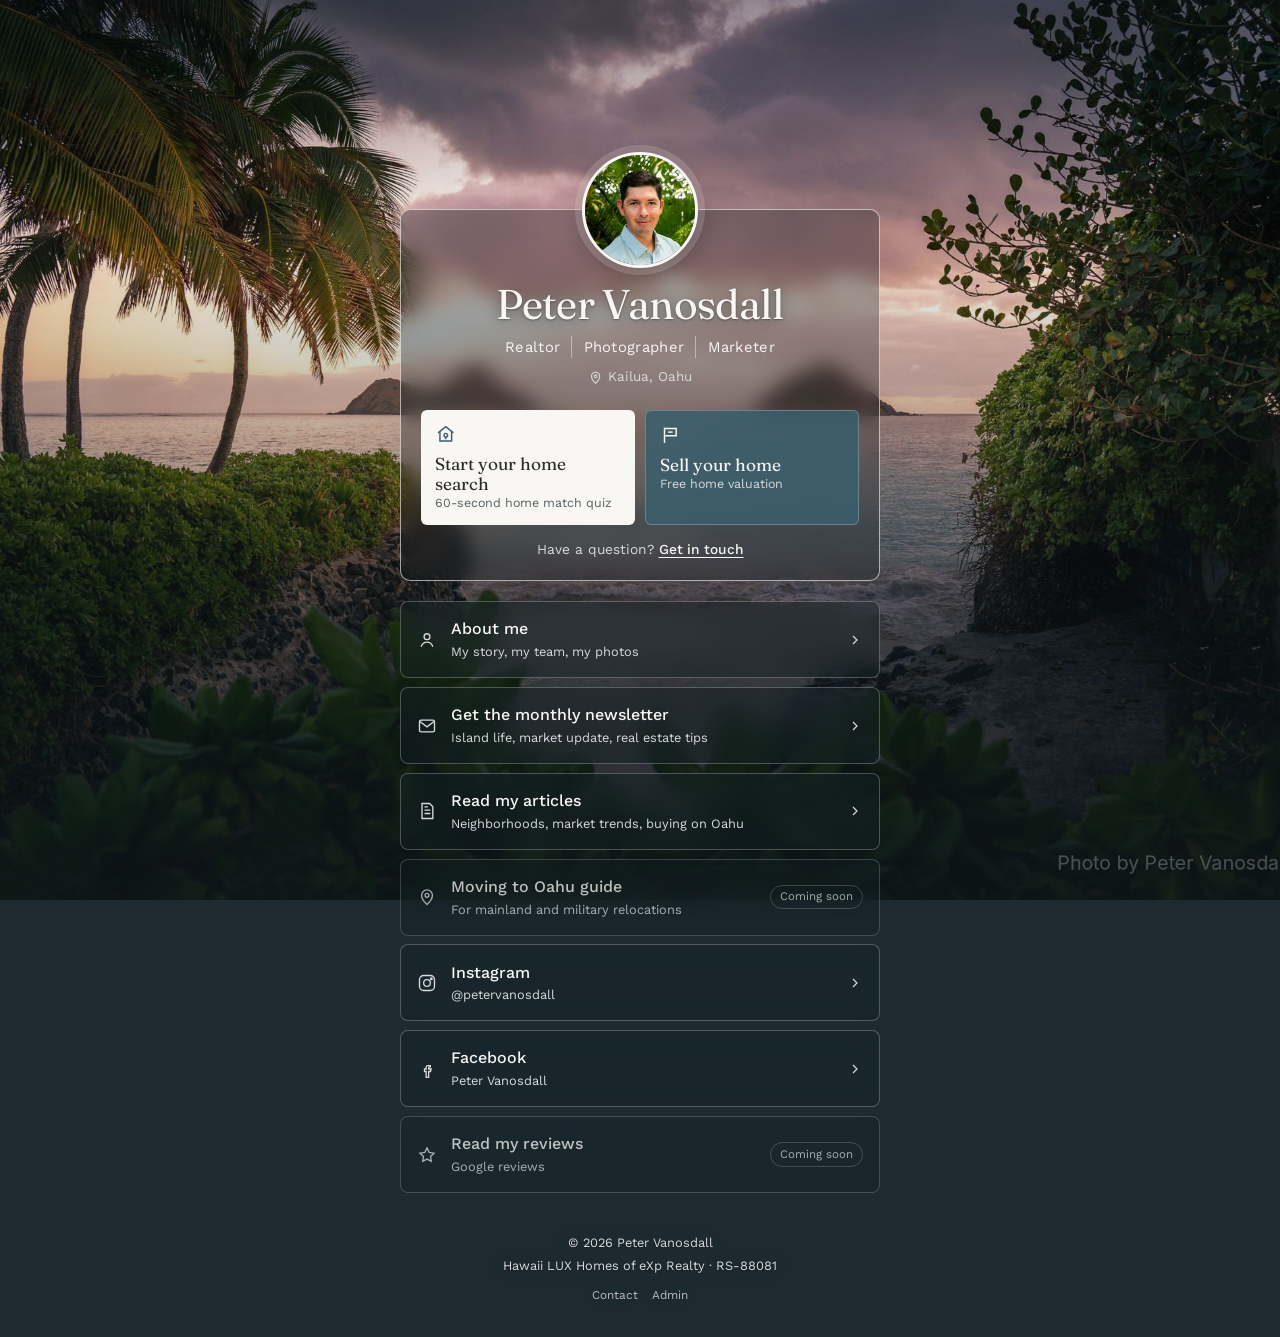
<file: index.html>
<!doctype html>
<html lang="en">
<head>
<meta charset="utf-8">
<meta name="viewport" content="width=device-width, initial-scale=1, viewport-fit=cover">
<title>Peter Vanosdall | Kailua Realtor Serving All of Oahu</title>
<meta name="description" content="Peter Vanosdall is a Realtor with Hawaii LUX Homes of eXp Realty in Kailua, Hawaii. Start your Oahu home search or get a free home valuation.">
<meta name="robots" content="index, follow, max-image-preview:large">
<meta name="author" content="Peter Vanosdall">
<meta name="theme-color" content="#1d2b31">
<meta property="og:type" content="website">
<meta property="og:site_name" content="Peter Vanosdall, Oahu Realtor">
<meta property="og:title" content="Peter Vanosdall | Kailua Realtor Serving All of Oahu">
<meta property="og:description" content="Peter Vanosdall is a Realtor with Hawaii LUX Homes of eXp Realty in Kailua, Hawaii. Start your Oahu home search or get a free home valuation.">
<meta property="og:image" content="img/share-card.jpg">
<meta property="og:image:width" content="1200">
<meta property="og:image:height" content="630">
<meta property="og:locale" content="en_US">
<meta name="twitter:card" content="summary_large_image">
<meta name="twitter:title" content="Peter Vanosdall | Kailua Realtor Serving All of Oahu">
<meta name="twitter:description" content="Peter Vanosdall is a Realtor with Hawaii LUX Homes of eXp Realty in Kailua, Hawaii. Start your Oahu home search or get a free home valuation.">
<meta name="twitter:image" content="img/share-card.jpg">
<link rel="icon" href="assets/favicon.svg" type="image/svg+xml">
<link rel="apple-touch-icon" href="img/peter.jpg">
<link rel="preconnect" href="https://fonts.googleapis.com">
<link rel="preconnect" href="https://fonts.gstatic.com" crossorigin>
<link rel="stylesheet" href="https://fonts.googleapis.com/css2?family=Fraunces:opsz,wght@9..144,300;9..144,400;9..144,500&amp;family=Work+Sans:wght@400;500;600&amp;display=swap">
<link rel="stylesheet" href="assets/site.css">
<script src="assets/config.js"></script>
<script>
(function(){var c=window.SITE_CONFIG||{},p="home",s={};try{s=JSON.parse(localStorage.getItem("pv_bg_settings")||"{}")||{}}catch(e){}
var n=s["bg_"+p]||(c.DEFAULT_BG||{})[p];if(n){var sm=window.matchMedia("(max-width: 700px)").matches?"-sm":"";
document.documentElement.style.setProperty("--bg",'url("'+new URL("img/photos/"+n+sm+".jpg",location.href).href+'")');}})();
</script>
<script type="application/ld+json">
{
  "@context": "https://schema.org",
  "@type": "RealEstateAgent",
  "@id": "#peter-vanosdall",
  "name": "Peter Vanosdall",
  "description": "Realtor with Hawaii LUX Homes of eXp Realty, based in Kailua and helping buyers and sellers across Oahu. Also a landscape photographer and real estate marketer.",
  "image": "img/peter.jpg",
  "jobTitle": "Realtor",
  "address": {
    "@type": "PostalAddress",
    "addressLocality": "Kailua",
    "addressRegion": "HI",
    "addressCountry": "US"
  },
  "areaServed": [
    {
      "@type": "Place",
      "name": "Oahu, Hawaii"
    },
    {
      "@type": "Place",
      "name": "Kailua, Hawaii"
    },
    {
      "@type": "Place",
      "name": "Windward Oahu"
    }
  ],
  "memberOf": [
    {
      "@type": "Organization",
      "name": "Hawaii LUX Homes",
      "url": "https://hawaiiluxhomes.com/"
    },
    {
      "@type": "Organization",
      "name": "eXp Realty"
    }
  ],
  "hasCredential": {
    "@type": "EducationalOccupationalCredential",
    "credentialCategory": "Hawaii real estate salesperson license",
    "identifier": "RS-88081"
  },
  "knowsAbout": [
    "Oahu real estate",
    "Kailua homes",
    "Buying a home in Hawaii",
    "Selling a home in Hawaii",
    "Military PCS moves to Oahu",
    "Relocating to Hawaii from the mainland",
    "Leasehold and fee simple property",
    "Real estate photography"
  ],
  "sameAs": [
    "https://www.instagram.com/petervanosdall/",
    "https://www.facebook.com/pvanosdall",
    "https://petertherealtor.substack.com/",
    "https://hawaiiluxhomes.com/agents/peter-vanosdall"
  ]
}
</script>
</head>
<body data-page="home" data-root="">
<main class="wrap wrap--home">
  <div class="home-top" aria-hidden="true"></div>

  <section class="profile" aria-labelledby="name">
    <img class="avatar" src="img/peter.jpg" alt="Peter Vanosdall, Realtor in Kailua, Oahu" width="400" height="400">
    <h1 id="name" class="shadow-text">Peter Vanosdall</h1>
    <p class="roles"><span>Realtor</span><span>Photographer</span><span>Marketer</span></p>
    <p class="place"><svg viewBox="0 0 24 24" fill="none" stroke="currentColor" stroke-width="1.7" aria-hidden="true"><path d="M12 21s-6.5-5.6-6.5-11a6.5 6.5 0 0 1 13 0c0 5.4-6.5 11-6.5 11z"/><circle cx="12" cy="10" r="2.3"/></svg>Kailua, Oahu</p>
    <nav class="paths" aria-label="Buy or sell">
      <a class="path path--buy" data-quiz href="https://pvanosdall.github.io/Oahu-Real-Estate-Quiz/">
        <svg viewBox="0 0 24 24" fill="none" stroke="currentColor" stroke-width="1.6" aria-hidden="true"><path d="M3.5 11l8.5-7 8.5 7"/><path d="M5.5 9.5V20h13V9.5"/><circle cx="12" cy="13.5" r="2"/><path d="M12 15.5V18"/></svg><span class="label">Start your home search<span class="hint">60-second home match quiz</span></span>
      </a>
      <a class="path path--sell" href="sell/">
        <svg viewBox="0 0 24 24" fill="none" stroke="currentColor" stroke-width="1.6" aria-hidden="true"><path d="M5 21V4"/><path d="M5 5h13v8H5"/><path d="M9 9h5"/></svg><span class="label">Sell your home<span class="hint">Free home valuation</span></span>
      </a>
    </nav>
    <p class="touch">Have a question? <a href="contact/">Get in touch</a></p>
  </section>

  <ul class="links" aria-label="More from Peter">
    <li><a class="row glass" href="about/"><svg class="ic" viewBox="0 0 24 24" fill="none" stroke="currentColor" stroke-width="1.6" aria-hidden="true"><circle cx="12" cy="8" r="3.5"/><path d="M5 20c1.3-3.6 4-5.5 7-5.5s5.7 1.9 7 5.5"/></svg><span class="txt"><span class="t">About me</span><span class="s">My story, my team, my photos</span></span><svg class="chev" viewBox="0 0 24 24" fill="none" stroke="currentColor" stroke-width="1.8" aria-hidden="true"><path d="M9 6l6 6-6 6"/></svg></a></li>
    <li><a class="row glass" href="newsletter/"><svg class="ic" viewBox="0 0 24 24" fill="none" stroke="currentColor" stroke-width="1.6" aria-hidden="true"><rect x="3" y="5" width="18" height="14" rx="2"/><path d="M3.5 6.5L12 13l8.5-6.5"/></svg><span class="txt"><span class="t">Get the monthly newsletter</span><span class="s">Island life, market update, real estate tips</span></span><svg class="chev" viewBox="0 0 24 24" fill="none" stroke="currentColor" stroke-width="1.8" aria-hidden="true"><path d="M9 6l6 6-6 6"/></svg></a></li>
    <li><a class="row glass" href="https://petertherealtor.substack.com/" target="_blank" rel="noopener"><svg class="ic" viewBox="0 0 24 24" fill="none" stroke="currentColor" stroke-width="1.6" aria-hidden="true"><path d="M6 3h9l4 4v14H6z"/><path d="M9 11h7M9 15h7M9 7h4"/></svg><span class="txt"><span class="t">Read my articles</span><span class="s">Neighborhoods, market trends, buying on Oahu</span></span><svg class="chev" viewBox="0 0 24 24" fill="none" stroke="currentColor" stroke-width="1.8" aria-hidden="true"><path d="M9 6l6 6-6 6"/></svg></a></li>
    <li><a class="row glass row--soon" href="#" aria-disabled="true"><svg class="ic" viewBox="0 0 24 24" fill="none" stroke="currentColor" stroke-width="1.6" aria-hidden="true"><path d="M12 21s-6.5-5.6-6.5-11a6.5 6.5 0 0 1 13 0c0 5.4-6.5 11-6.5 11z"/><circle cx="12" cy="10" r="2.3"/></svg><span class="txt"><span class="t">Moving to Oahu guide</span><span class="s">For mainland and military relocations</span></span><span class="soon">Coming soon</span></a></li>
    <li><a class="row glass" href="https://www.instagram.com/petervanosdall/" target="_blank" rel="noopener"><svg class="ic" viewBox="0 0 24 24" fill="none" stroke="currentColor" stroke-width="1.6" aria-hidden="true"><rect x="3" y="3" width="18" height="18" rx="5"/><circle cx="12" cy="12" r="4"/><circle cx="17.2" cy="6.8" r="1"/></svg><span class="txt"><span class="t">Instagram</span><span class="s">@petervanosdall</span></span><svg class="chev" viewBox="0 0 24 24" fill="none" stroke="currentColor" stroke-width="1.8" aria-hidden="true"><path d="M9 6l6 6-6 6"/></svg></a></li>
    <li><a class="row glass" href="https://www.facebook.com/pvanosdall" target="_blank" rel="noopener"><svg class="ic" viewBox="0 0 24 24" fill="none" stroke="currentColor" stroke-width="1.6" aria-hidden="true"><path d="M15 8h-2a2 2 0 0 0-2 2v2H9v3h2v7h3v-7h2.2l.8-3H14v-1.5c0-.5.3-1 1-1h1V8z"/></svg><span class="txt"><span class="t">Facebook</span><span class="s">Peter Vanosdall</span></span><svg class="chev" viewBox="0 0 24 24" fill="none" stroke="currentColor" stroke-width="1.8" aria-hidden="true"><path d="M9 6l6 6-6 6"/></svg></a></li>
    <li><a class="row glass row--soon" href="#" aria-disabled="true"><svg class="ic" viewBox="0 0 24 24" fill="none" stroke="currentColor" stroke-width="1.6" aria-hidden="true"><path d="M12 3.5l2.6 5.3 5.9.9-4.3 4.1 1 5.8L12 16.9l-5.2 2.7 1-5.8L3.5 9.7l5.9-.9z"/></svg><span class="txt"><span class="t">Read my reviews</span><span class="s">Google reviews</span></span><span class="soon">Coming soon</span></a></li>
  </ul>

  <footer class="foot shadow-text">
  <p>&copy; <span data-year>2026</span> Peter Vanosdall</p>
  <p>Hawaii LUX Homes of eXp Realty &middot; RS-88081</p>
  <p class="small"><a href="contact/">Contact</a><a href="admin/">Admin</a></p>
</footer>
</main>
<script src="assets/site.js"></script>
</body>
</html>
</file>
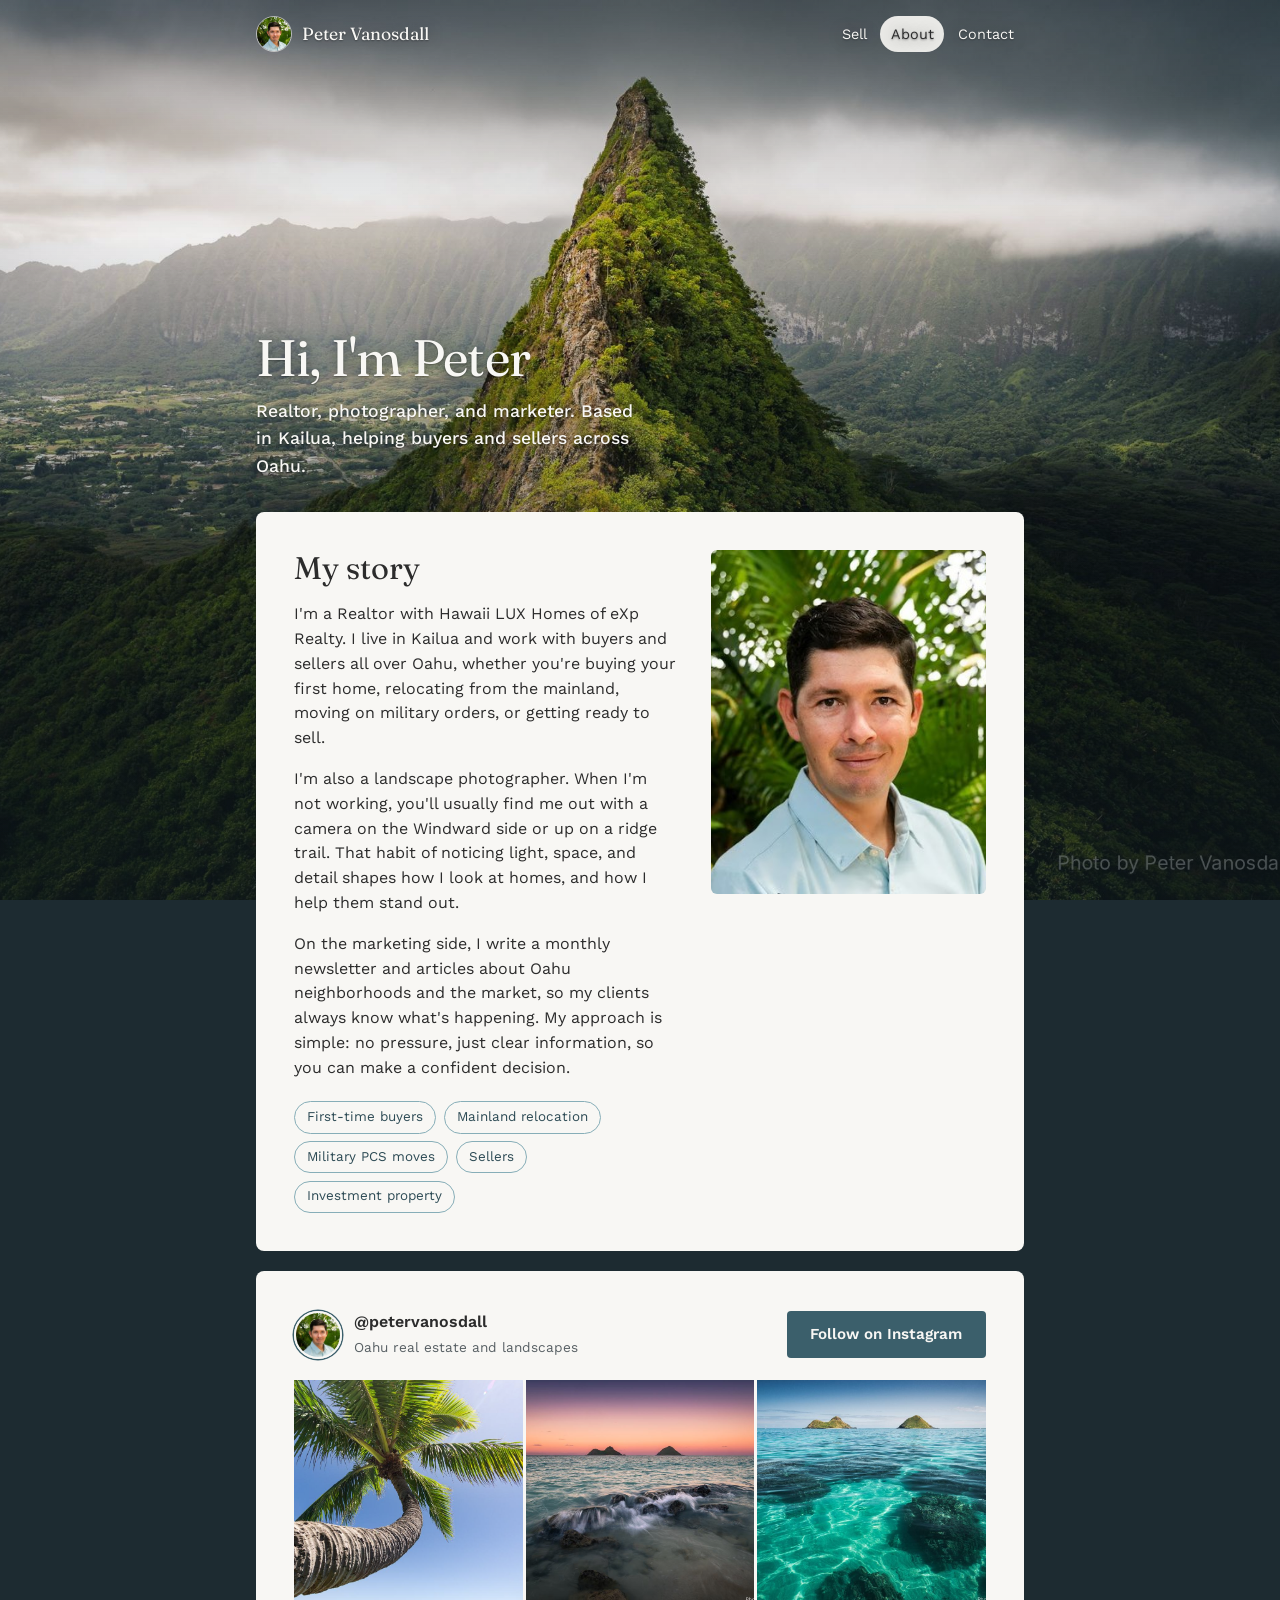
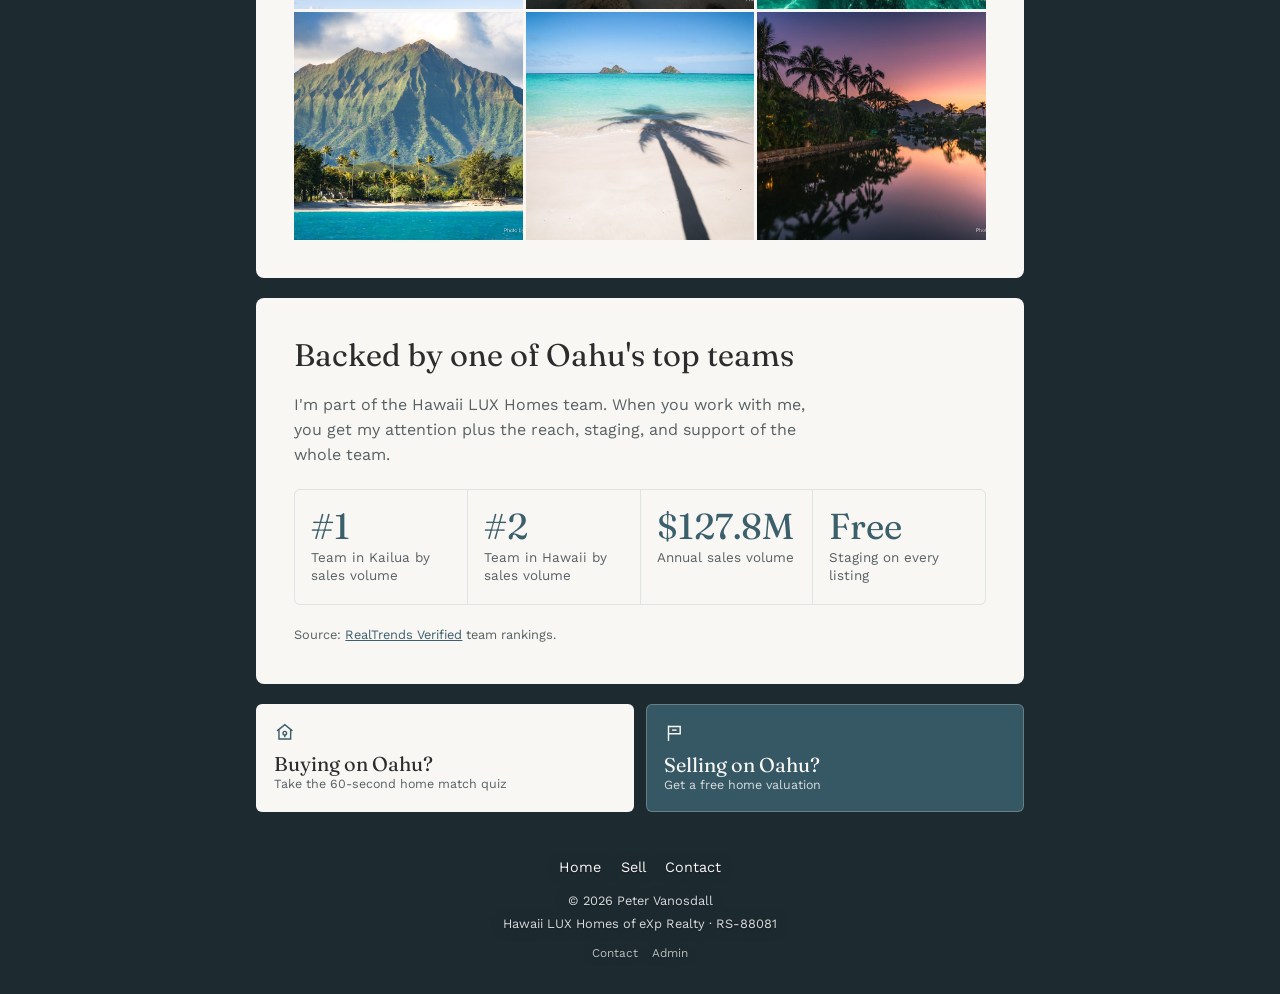
<file: about/index.html>
<!doctype html>
<html lang="en">
<head>
<meta charset="utf-8">
<meta name="viewport" content="width=device-width, initial-scale=1, viewport-fit=cover">
<title>About Peter Vanosdall | Kailua Realtor and Photographer</title>
<meta name="description" content="Meet Peter Vanosdall, a Kailua-based Realtor, landscape photographer, and marketer with Hawaii LUX Homes of eXp Realty, helping buyers and sellers across Oahu.">
<meta name="robots" content="index, follow, max-image-preview:large">
<meta name="author" content="Peter Vanosdall">
<meta name="theme-color" content="#1d2b31">
<meta property="og:type" content="website">
<meta property="og:site_name" content="Peter Vanosdall, Oahu Realtor">
<meta property="og:title" content="About Peter Vanosdall | Kailua Realtor and Photographer">
<meta property="og:description" content="Meet Peter Vanosdall, a Kailua-based Realtor, landscape photographer, and marketer with Hawaii LUX Homes of eXp Realty, helping buyers and sellers across Oahu.">
<meta property="og:image" content="../img/share-card.jpg">
<meta property="og:image:width" content="1200">
<meta property="og:image:height" content="630">
<meta property="og:locale" content="en_US">
<meta name="twitter:card" content="summary_large_image">
<meta name="twitter:title" content="About Peter Vanosdall | Kailua Realtor and Photographer">
<meta name="twitter:description" content="Meet Peter Vanosdall, a Kailua-based Realtor, landscape photographer, and marketer with Hawaii LUX Homes of eXp Realty, helping buyers and sellers across Oahu.">
<meta name="twitter:image" content="../img/share-card.jpg">
<link rel="icon" href="../assets/favicon.svg" type="image/svg+xml">
<link rel="apple-touch-icon" href="../img/peter.jpg">
<link rel="preconnect" href="https://fonts.googleapis.com">
<link rel="preconnect" href="https://fonts.gstatic.com" crossorigin>
<link rel="stylesheet" href="https://fonts.googleapis.com/css2?family=Fraunces:opsz,wght@9..144,300;9..144,400;9..144,500&amp;family=Work+Sans:wght@400;500;600&amp;display=swap">
<link rel="stylesheet" href="../assets/site.css">
<script src="../assets/config.js"></script>
<script>
(function(){var c=window.SITE_CONFIG||{},p="about",s={};try{s=JSON.parse(localStorage.getItem("pv_bg_settings")||"{}")||{}}catch(e){}
var n=s["bg_"+p]||(c.DEFAULT_BG||{})[p];if(n){var sm=window.matchMedia("(max-width: 700px)").matches?"-sm":"";
document.documentElement.style.setProperty("--bg",'url("'+new URL("../img/photos/"+n+sm+".jpg",location.href).href+'")');}})();
</script>
<script type="application/ld+json">
{
  "@context": "https://schema.org",
  "@type": "ProfilePage",
  "mainEntity": {
    "@type": "RealEstateAgent",
    "@id": "#peter-vanosdall",
    "name": "Peter Vanosdall",
    "description": "Realtor with Hawaii LUX Homes of eXp Realty, based in Kailua and helping buyers and sellers across Oahu. Also a landscape photographer and real estate marketer.",
    "image": "img/peter.jpg",
    "jobTitle": "Realtor",
    "address": {
      "@type": "PostalAddress",
      "addressLocality": "Kailua",
      "addressRegion": "HI",
      "addressCountry": "US"
    },
    "areaServed": [
      {
        "@type": "Place",
        "name": "Oahu, Hawaii"
      },
      {
        "@type": "Place",
        "name": "Kailua, Hawaii"
      },
      {
        "@type": "Place",
        "name": "Windward Oahu"
      }
    ],
    "memberOf": [
      {
        "@type": "Organization",
        "name": "Hawaii LUX Homes",
        "url": "https://hawaiiluxhomes.com/"
      },
      {
        "@type": "Organization",
        "name": "eXp Realty"
      }
    ],
    "hasCredential": {
      "@type": "EducationalOccupationalCredential",
      "credentialCategory": "Hawaii real estate salesperson license",
      "identifier": "RS-88081"
    },
    "knowsAbout": [
      "Oahu real estate",
      "Kailua homes",
      "Buying a home in Hawaii",
      "Selling a home in Hawaii",
      "Military PCS moves to Oahu",
      "Relocating to Hawaii from the mainland",
      "Leasehold and fee simple property",
      "Real estate photography"
    ],
    "sameAs": [
      "https://www.instagram.com/petervanosdall/",
      "https://www.facebook.com/pvanosdall",
      "https://petertherealtor.substack.com/",
      "https://hawaiiluxhomes.com/agents/peter-vanosdall"
    ]
  }
}
</script>
</head>
<body data-page="about" data-root="../">
<header class="topbar shadow-text">
  <a class="me" href="../"><img src="../img/peter.jpg" alt="" width="400" height="400"><span>Peter Vanosdall</span></a>
  <nav aria-label="Site"><a href="../sell/">Sell</a><a href="../about/" aria-current="page">About</a><a href="../contact/">Contact</a></nav>
</header>
<main class="wrap wrap--page">
  <section class="hero shadow-text">
    <h1>Hi, I'm Peter</h1>
    <p class="lede">Realtor, photographer, and marketer. Based in Kailua, helping buyers and sellers across Oahu.</p>
  </section>

  <section class="paper" aria-labelledby="story">
    <div class="story">
      <div class="story-text">
        <h2 id="story">My story</h2>
        <p>I'm a Realtor with Hawaii LUX Homes of eXp Realty. I live in Kailua and work with buyers and sellers all over Oahu, whether you're buying your first home, relocating from the mainland, moving on military orders, or getting ready to sell.</p>
        <p>I'm also a landscape photographer. When I'm not working, you'll usually find me out with a camera on the Windward side or up on a ridge trail. That habit of noticing light, space, and detail shapes how I look at homes, and how I help them stand out.</p>
        <p>On the marketing side, I write a monthly newsletter and articles about Oahu neighborhoods and the market, so my clients always know what's happening. My approach is simple: no pressure, just clear information, so you can make a confident decision.</p>
        <ul class="chips" aria-label="Who I help">
          <li>First-time buyers</li><li>Mainland relocation</li><li>Military PCS moves</li><li>Sellers</li><li>Investment property</li>
        </ul>
      </div>
      <img class="portrait" src="../img/peter.jpg" alt="Peter Vanosdall" width="400" height="400">
    </div>
  </section>

  <section class="paper" aria-labelledby="ig">
    <div class="ig-head">
      <div class="ig-id"><img src="../img/peter.jpg" alt="" width="400" height="400"><div><strong id="ig">@petervanosdall</strong><span>Oahu real estate and landscapes</span></div></div>
      <a class="btn btn--ocean" href="https://www.instagram.com/petervanosdall/" target="_blank" rel="noopener">Follow on Instagram</a>
    </div>
    <div class="ig-grid">
      <a href="https://www.instagram.com/petervanosdall/" target="_blank" rel="noopener"><img src="../img/photos/leaning-palm-sm.jpg" alt="Oahu landscape photo by Peter Vanosdall" loading="lazy" width="1100" height="733"></a>
      <a href="https://www.instagram.com/petervanosdall/" target="_blank" rel="noopener"><img src="../img/photos/rocks-sunrise-sm.jpg" alt="Oahu landscape photo by Peter Vanosdall" loading="lazy" width="1100" height="733"></a>
      <a href="https://www.instagram.com/petervanosdall/" target="_blank" rel="noopener"><img src="../img/photos/clear-water-sm.jpg" alt="Oahu landscape photo by Peter Vanosdall" loading="lazy" width="1100" height="733"></a>
      <a href="https://www.instagram.com/petervanosdall/" target="_blank" rel="noopener"><img src="../img/photos/mountain-beach-sm.jpg" alt="Oahu landscape photo by Peter Vanosdall" loading="lazy" width="1100" height="733"></a>
      <a href="https://www.instagram.com/petervanosdall/" target="_blank" rel="noopener"><img src="../img/photos/palm-shadow-tall-sm.jpg" alt="Oahu landscape photo by Peter Vanosdall" loading="lazy" width="1100" height="733"></a>
      <a href="https://www.instagram.com/petervanosdall/" target="_blank" rel="noopener"><img src="../img/photos/canal-sunset-sm.jpg" alt="Oahu landscape photo by Peter Vanosdall" loading="lazy" width="1100" height="733"></a>
    </div>
  </section>

  <section class="paper" aria-labelledby="team">
    <h2 id="team">Backed by one of Oahu's top teams</h2>
    <p class="intro">I'm part of the Hawaii LUX Homes team. When you work with me, you get my attention plus the reach, staging, and support of the whole team.</p>
    <div class="stats">
      <div class="stat"><span class="num">#1</span><span class="lbl">Team in Kailua by sales volume</span></div>
      <div class="stat"><span class="num">#2</span><span class="lbl">Team in Hawaii by sales volume</span></div>
      <div class="stat"><span class="num">$127.8M</span><span class="lbl">Annual sales volume</span></div>
      <div class="stat"><span class="num">Free</span><span class="lbl">Staging on every listing</span></div>
    </div>
    <p class="note">Source: <a href="https://www.realtrends.com/team-profile/hawaii-lux-homes-hawaii-exp-realty/" target="_blank" rel="noopener">RealTrends Verified</a> team rankings.</p>
  </section>

  <nav class="cta-pair" aria-label="Buy or sell">
    <a class="path path--buy" data-quiz href="https://pvanosdall.github.io/Oahu-Real-Estate-Quiz/"><svg viewBox="0 0 24 24" fill="none" stroke="currentColor" stroke-width="1.6" aria-hidden="true"><path d="M3.5 11l8.5-7 8.5 7"/><path d="M5.5 9.5V20h13V9.5"/><circle cx="12" cy="13.5" r="2"/><path d="M12 15.5V18"/></svg><span class="label">Buying on Oahu?<span class="hint">Take the 60-second home match quiz</span></span></a>
    <a class="path path--sell" href="../sell/"><svg viewBox="0 0 24 24" fill="none" stroke="currentColor" stroke-width="1.6" aria-hidden="true"><path d="M5 21V4"/><path d="M5 5h13v8H5"/><path d="M9 9h5"/></svg><span class="label">Selling on Oahu?<span class="hint">Get a free home valuation</span></span></a>
  </nav>

  <footer class="foot shadow-text">
  <nav class="pages" aria-label="Footer"><a href="../">Home</a><a href="../sell/">Sell</a><a href="../contact/">Contact</a></nav>
  <p>&copy; <span data-year>2026</span> Peter Vanosdall</p>
  <p>Hawaii LUX Homes of eXp Realty &middot; RS-88081</p>
  <p class="small"><a href="../contact/">Contact</a><a href="../admin/">Admin</a></p>
</footer>
</main>
<script src="../assets/site.js"></script>
</body>
</html>
</file>
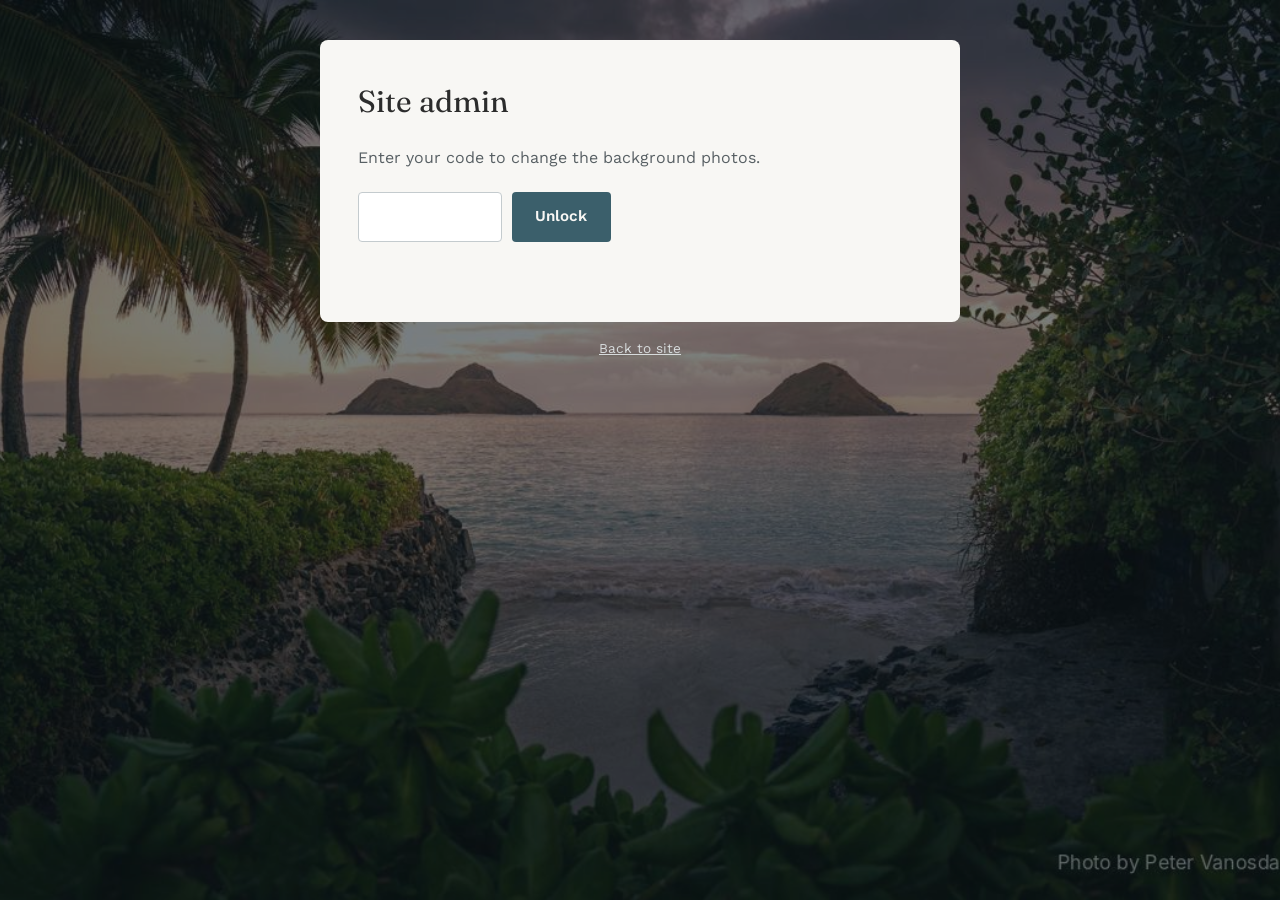
<file: admin/index.html>
<!doctype html>
<html lang="en">
<head>
<meta charset="utf-8">
<meta name="viewport" content="width=device-width, initial-scale=1, viewport-fit=cover">
<title>Site Admin | Peter Vanosdall</title>
<meta name="robots" content="noindex, nofollow">
<link rel="icon" href="../assets/favicon.svg" type="image/svg+xml">
<link rel="preconnect" href="https://fonts.googleapis.com">
<link rel="preconnect" href="https://fonts.gstatic.com" crossorigin>
<link rel="stylesheet" href="https://fonts.googleapis.com/css2?family=Fraunces:opsz,wght@9..144,400&amp;family=Work+Sans:wght@400;500;600&amp;display=swap">
<link rel="stylesheet" href="../assets/site.css">
<script src="../assets/config.js"></script>
<style>
  body[data-page="admin"]::after { background: rgba(16,26,31,.55); }
  .admin { max-width: 40rem; margin: 0 auto; padding-top: calc(env(safe-area-inset-top, 0px) + 2.5rem); display: flex; flex-direction: column; gap: 1rem; }
  .admin h1 { font-size: 1.9rem; }
  .code-row { display: flex; gap: .6rem; flex-wrap: wrap; }
  .code-row input { font: 500 1.4rem/1 var(--font-body); letter-spacing: .35em; width: 9rem; text-align: center; padding: .7rem; border: 1px solid #c4cbce; border-radius: 4px; }
  .seg { display: flex; flex-wrap: wrap; gap: .4rem; }
  .seg button { font: 500 .9rem var(--font-body); padding: .5rem .9rem; border-radius: 999px; border: 1px solid #c4cbce; background: #fff; color: var(--ink); cursor: pointer; }
  .seg button[aria-pressed="true"] { background: var(--ocean); border-color: var(--ocean); color: var(--paper); }
  .grid { display: grid; grid-template-columns: repeat(auto-fill, minmax(7.5rem, 1fr)); gap: .6rem; }
  .grid button { padding: 0; border: 3px solid transparent; border-radius: 6px; overflow: hidden; cursor: pointer; background: var(--sand); position: relative; aspect-ratio: 4 / 3; max-width: 100%; }
  .grid button img { width: 100%; height: 100%; object-fit: cover; }
  .grid button[aria-pressed="true"] { border-color: var(--ocean); }
  .grid button .live { position: absolute; left: .35rem; bottom: .35rem; font: 600 .68rem var(--font-body); background: var(--paper); color: var(--ink); border-radius: 999px; padding: .15rem .45rem; }
  .status { font-size: .92rem; min-height: 1.4em; }
  .status.err { color: #9a3324; }
  .status.ok { color: var(--ocean-deep); }
</style>
</head>
<body data-page="admin" data-root="../">
<main class="admin">
  <section class="paper" id="lock">
    <h1>Site admin</h1>
    <p class="intro">Enter your code to change the background photos.</p>
    <form class="code-row" id="code-form">
      <label class="sr-only" for="code">Admin code</label>
      <input id="code" inputmode="numeric" autocomplete="off" maxlength="8" required>
      <button class="btn btn--ocean" type="submit">Unlock</button>
    </form>
    <p class="status" id="lock-status" role="status"></p>
  </section>

  <section class="paper" id="panel" hidden>
    <h1>Background photos</h1>
    <div>
      <p class="intro" style="margin-bottom:.6rem">Page</p>
      <div class="seg" id="pages"></div>
    </div>
    <div class="grid" id="grid"></div>
    <div class="code-row" style="align-items:center">
      <button class="btn btn--ocean" id="save" type="button">Save background</button>
      <a class="text-link" id="view" href="../" target="_blank" rel="noopener" style="color:var(--ocean);font-weight:600">View page</a>
    </div>
    <p class="status" id="save-status" role="status"></p>
    <p class="note">Changes show for everyone within a few seconds. Visitors who already have the page open see the new photo next time they load it.</p>
  </section>

  <p style="text-align:center;font-size:.85rem"><a href="../" style="color:var(--mist)">Back to site</a></p>
</main>

<script>
(function () {
  var CFG = window.SITE_CONFIG || {};
  var PAGES = [["home", "Home", "../"], ["sell", "Sell", "../sell/"], ["about", "About", "../about/"], ["contact", "Contact", "../contact/"], ["newsletter", "Newsletter", "../newsletter/"]];
  var code = "", page = "home", settings = {}, picked = null;
  var $ = function (id) { return document.getElementById(id); };

  function setStatus(el, kind, text) { el.className = "status " + (kind || ""); el.textContent = text; }
  function bg(name) { document.documentElement.style.setProperty("--bg", 'url("' + new URL("../img/photos/" + name + "-sm.jpg", location.href).href + '")'); }
  function current(p) { return settings["bg_" + p] || (CFG.DEFAULT_BG || {})[p]; }
  function post(payload) {
    return fetch(CFG.API_URL, { method: "POST", body: JSON.stringify(payload) }).then(function (r) { return r.json(); });
  }
  bg(current("home"));

  $("code-form").addEventListener("submit", function (e) {
    e.preventDefault();
    var val = $("code").value.trim();
    if (!val) { setStatus($("lock-status"), "err", "Enter your code."); return; }
    if (!CFG.API_URL) { setStatus($("lock-status"), "err", "Connect the Google Sheet first: add your Apps Script URL in assets/config.js."); return; }
    setStatus($("lock-status"), "", "Checking");
    post({ action: "checkCode", code: val }).then(function (res) {
      if (!res.ok) { setStatus($("lock-status"), "err", "That code didn't work. Try again."); return; }
      code = val; settings = res.settings || {};
      $("lock").hidden = true; $("panel").hidden = false; render();
    }).catch(function () { setStatus($("lock-status"), "err", "Couldn't reach the Google Sheet. Check the API URL and your connection."); });
  });

  function render() {
    picked = current(page);
    $("pages").innerHTML = "";
    PAGES.forEach(function (p) {
      var b = document.createElement("button");
      b.type = "button"; b.textContent = p[1]; b.setAttribute("aria-pressed", p[0] === page ? "true" : "false");
      b.addEventListener("click", function () { page = p[0]; render(); });
      $("pages").appendChild(b);
      if (p[0] === page) $("view").href = p[2];
    });
    $("grid").innerHTML = "";
    (CFG.PHOTOS || []).forEach(function (name) {
      var b = document.createElement("button");
      b.type = "button"; b.setAttribute("aria-label", name.replace(/-/g, " "));
      b.setAttribute("aria-pressed", name === picked ? "true" : "false");
      b.innerHTML = '<img src="../img/thumbs/' + name + '.jpg" alt="">' + (name === current(page) ? '<span class="live">Live</span>' : "");
      b.addEventListener("click", function () {
        picked = name; bg(name);
        $("grid").querySelectorAll("button").forEach(function (x) { x.setAttribute("aria-pressed", x === b ? "true" : "false"); });
        setStatus($("save-status"), "", "");
      });
      $("grid").appendChild(b);
    });
    bg(picked);
  }

  $("save").addEventListener("click", function () {
    setStatus($("save-status"), "", "Saving");
    post({ action: "setBackground", code: code, page: page, photo: picked }).then(function (res) {
      if (!res.ok) throw new Error(res.error || "failed");
      settings = res.settings || settings;
      try { localStorage.setItem("pv_bg_settings", JSON.stringify(settings)); } catch (e) {}
      setStatus($("save-status"), "ok", "Saved. The " + page + " page now uses this photo.");
      render();
    }).catch(function () { setStatus($("save-status"), "err", "Couldn't save. Try again in a moment."); });
  });
})();
</script>
</body>
</html>
</file>
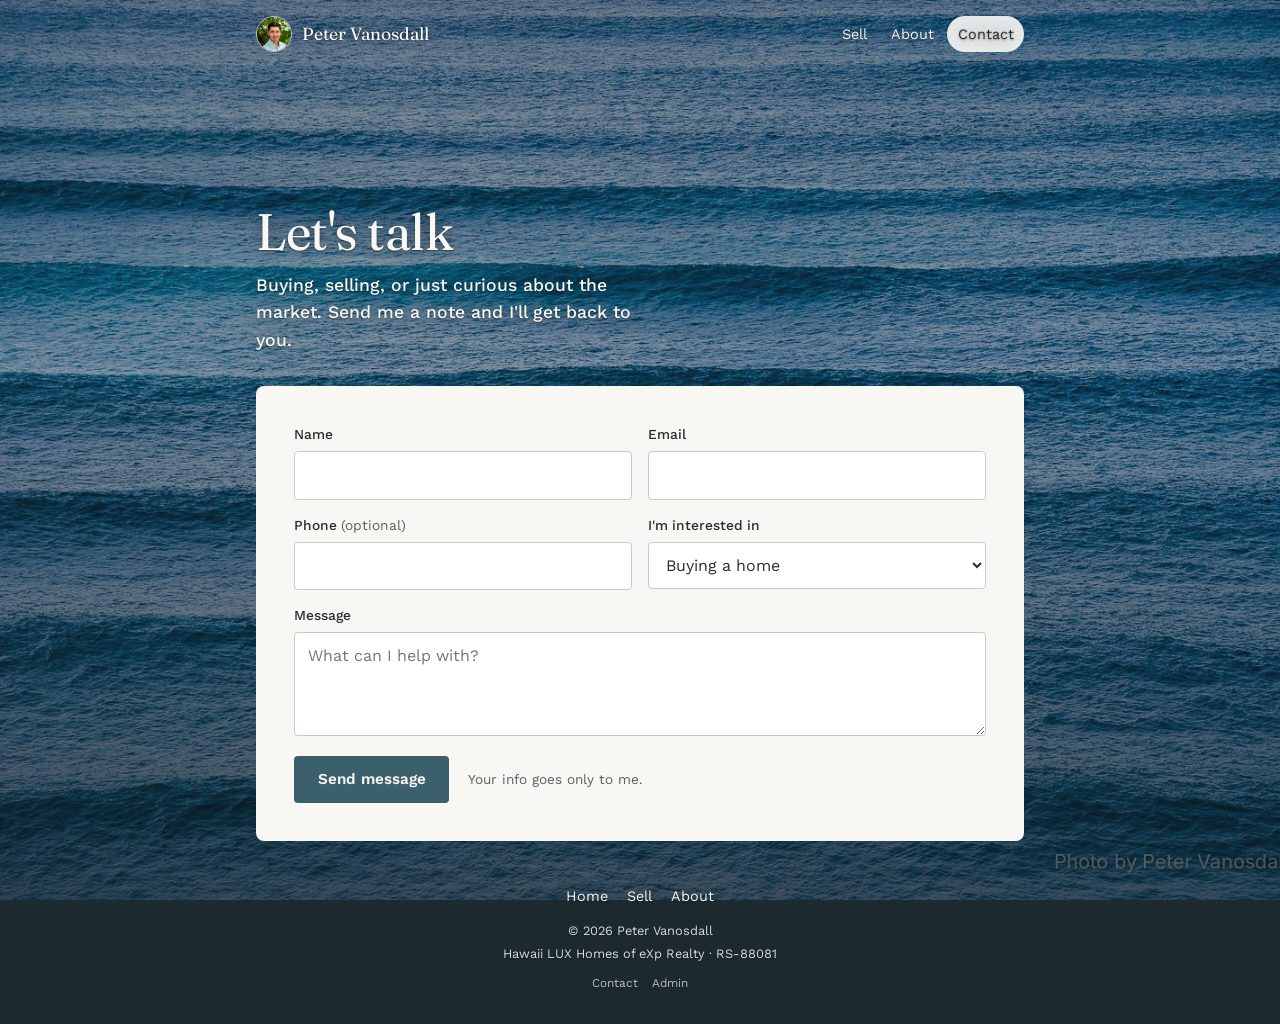
<file: contact/index.html>
<!doctype html>
<html lang="en">
<head>
<meta charset="utf-8">
<meta name="viewport" content="width=device-width, initial-scale=1, viewport-fit=cover">
<title>Contact Peter Vanosdall | Oahu Real Estate</title>
<meta name="description" content="Questions about buying or selling a home on Oahu? Send Peter Vanosdall, a Kailua Realtor with Hawaii LUX Homes, a message.">
<meta name="robots" content="index, follow, max-image-preview:large">
<meta name="author" content="Peter Vanosdall">
<meta name="theme-color" content="#1d2b31">
<meta property="og:type" content="website">
<meta property="og:site_name" content="Peter Vanosdall, Oahu Realtor">
<meta property="og:title" content="Contact Peter Vanosdall | Oahu Real Estate">
<meta property="og:description" content="Questions about buying or selling a home on Oahu? Send Peter Vanosdall, a Kailua Realtor with Hawaii LUX Homes, a message.">
<meta property="og:image" content="../img/share-card.jpg">
<meta property="og:image:width" content="1200">
<meta property="og:image:height" content="630">
<meta property="og:locale" content="en_US">
<meta name="twitter:card" content="summary_large_image">
<meta name="twitter:title" content="Contact Peter Vanosdall | Oahu Real Estate">
<meta name="twitter:description" content="Questions about buying or selling a home on Oahu? Send Peter Vanosdall, a Kailua Realtor with Hawaii LUX Homes, a message.">
<meta name="twitter:image" content="../img/share-card.jpg">
<link rel="icon" href="../assets/favicon.svg" type="image/svg+xml">
<link rel="apple-touch-icon" href="../img/peter.jpg">
<link rel="preconnect" href="https://fonts.googleapis.com">
<link rel="preconnect" href="https://fonts.gstatic.com" crossorigin>
<link rel="stylesheet" href="https://fonts.googleapis.com/css2?family=Fraunces:opsz,wght@9..144,300;9..144,400;9..144,500&amp;family=Work+Sans:wght@400;500;600&amp;display=swap">
<link rel="stylesheet" href="../assets/site.css">
<script src="../assets/config.js"></script>
<script>
(function(){var c=window.SITE_CONFIG||{},p="contact",s={};try{s=JSON.parse(localStorage.getItem("pv_bg_settings")||"{}")||{}}catch(e){}
var n=s["bg_"+p]||(c.DEFAULT_BG||{})[p];if(n){var sm=window.matchMedia("(max-width: 700px)").matches?"-sm":"";
document.documentElement.style.setProperty("--bg",'url("'+new URL("../img/photos/"+n+sm+".jpg",location.href).href+'")');}})();
</script>
<script type="application/ld+json">
{
  "@context": "https://schema.org",
  "@type": "ContactPage",
  "mainEntity": {
    "@type": "RealEstateAgent",
    "name": "Peter Vanosdall"
  }
}
</script>
</head>
<body data-page="contact" data-root="../">
<header class="topbar shadow-text">
  <a class="me" href="../"><img src="../img/peter.jpg" alt="" width="400" height="400"><span>Peter Vanosdall</span></a>
  <nav aria-label="Site"><a href="../sell/">Sell</a><a href="../about/">About</a><a href="../contact/" aria-current="page">Contact</a></nav>
</header>
<main class="wrap wrap--page">
  <section class="hero hero--short shadow-text">
    <h1>Let's talk</h1>
    <p class="lede">Buying, selling, or just curious about the market. Send me a note and I'll get back to you.</p>
  </section>

  <section class="paper" aria-label="Contact form">
    <form class="f" data-form="contact" data-success="Thanks for reaching out. I'll get back to you soon." novalidate>
      <div class="fld"><label for="c-name">Name</label><input id="c-name" name="name" autocomplete="name" required></div>
      <div class="fld"><label for="c-email">Email</label><input id="c-email" name="email" type="email" autocomplete="email" required></div>
      <div class="fld"><label for="c-phone">Phone <span class="opt">(optional)</span></label><input id="c-phone" name="phone" type="tel" autocomplete="tel"></div>
      <div class="fld"><label for="c-interest">I'm interested in</label>
        <select id="c-interest" name="interest">
          <option>Buying a home</option>
          <option>Selling a home</option>
          <option>Buying and selling</option>
          <option>Moving to Oahu</option>
          <option>Just a question</option>
        </select></div>
      <div class="fld fld--full"><label for="c-message">Message</label><textarea id="c-message" name="message" placeholder="What can I help with?" required></textarea></div>
      <div class="hp" aria-hidden="true"><label for="c-website">Website</label><input id="c-website" name="website" tabindex="-1" autocomplete="off"></div>
      <p class="form-msg" role="status" hidden></p>
      <div class="form-end">
        <button class="btn btn--ocean" type="submit">Send message</button>
        <span class="small">Your info goes only to me.</span>
      </div>
    </form>
  </section>

  <footer class="foot shadow-text">
  <nav class="pages" aria-label="Footer"><a href="../">Home</a><a href="../sell/">Sell</a><a href="../about/">About</a></nav>
  <p>&copy; <span data-year>2026</span> Peter Vanosdall</p>
  <p>Hawaii LUX Homes of eXp Realty &middot; RS-88081</p>
  <p class="small"><a href="../contact/">Contact</a><a href="../admin/">Admin</a></p>
</footer>
</main>
<script src="../assets/site.js"></script>
</body>
</html>
</file>
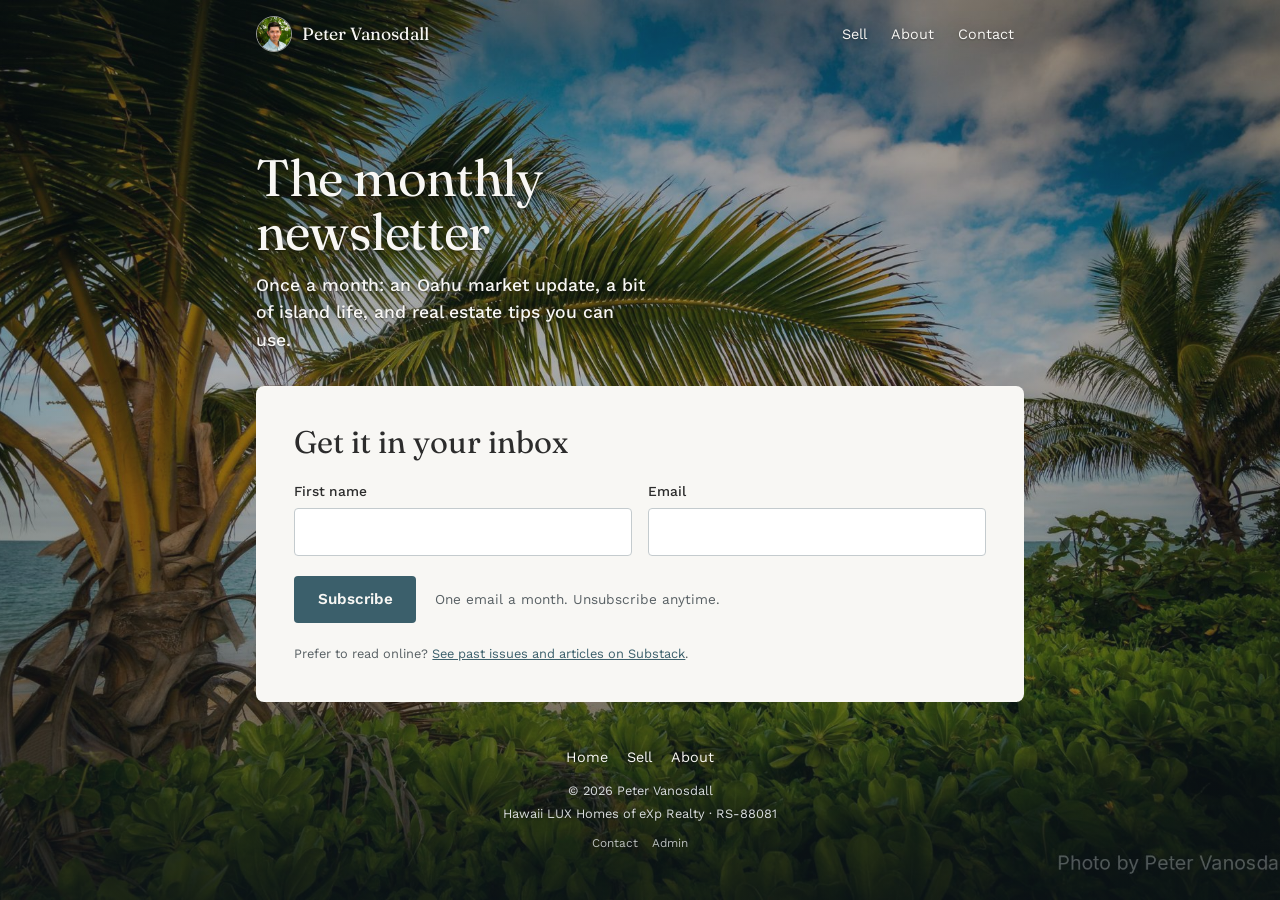
<file: newsletter/index.html>
<!doctype html>
<html lang="en">
<head>
<meta charset="utf-8">
<meta name="viewport" content="width=device-width, initial-scale=1, viewport-fit=cover">
<title>Oahu Real Estate Newsletter | Peter Vanosdall</title>
<meta name="description" content="A monthly email from Kailua Realtor Peter Vanosdall: Oahu market updates, island life, and practical real estate tips for buyers, sellers, and homeowners.">
<meta name="robots" content="index, follow, max-image-preview:large">
<meta name="author" content="Peter Vanosdall">
<meta name="theme-color" content="#1d2b31">
<meta property="og:type" content="website">
<meta property="og:site_name" content="Peter Vanosdall, Oahu Realtor">
<meta property="og:title" content="Oahu Real Estate Newsletter | Peter Vanosdall">
<meta property="og:description" content="A monthly email from Kailua Realtor Peter Vanosdall: Oahu market updates, island life, and practical real estate tips for buyers, sellers, and homeowners.">
<meta property="og:image" content="../img/share-card.jpg">
<meta property="og:image:width" content="1200">
<meta property="og:image:height" content="630">
<meta property="og:locale" content="en_US">
<meta name="twitter:card" content="summary_large_image">
<meta name="twitter:title" content="Oahu Real Estate Newsletter | Peter Vanosdall">
<meta name="twitter:description" content="A monthly email from Kailua Realtor Peter Vanosdall: Oahu market updates, island life, and practical real estate tips for buyers, sellers, and homeowners.">
<meta name="twitter:image" content="../img/share-card.jpg">
<link rel="icon" href="../assets/favicon.svg" type="image/svg+xml">
<link rel="apple-touch-icon" href="../img/peter.jpg">
<link rel="preconnect" href="https://fonts.googleapis.com">
<link rel="preconnect" href="https://fonts.gstatic.com" crossorigin>
<link rel="stylesheet" href="https://fonts.googleapis.com/css2?family=Fraunces:opsz,wght@9..144,300;9..144,400;9..144,500&amp;family=Work+Sans:wght@400;500;600&amp;display=swap">
<link rel="stylesheet" href="../assets/site.css">
<script src="../assets/config.js"></script>
<script>
(function(){var c=window.SITE_CONFIG||{},p="newsletter",s={};try{s=JSON.parse(localStorage.getItem("pv_bg_settings")||"{}")||{}}catch(e){}
var n=s["bg_"+p]||(c.DEFAULT_BG||{})[p];if(n){var sm=window.matchMedia("(max-width: 700px)").matches?"-sm":"";
document.documentElement.style.setProperty("--bg",'url("'+new URL("../img/photos/"+n+sm+".jpg",location.href).href+'")');}})();
</script>
</head>
<body data-page="newsletter" data-root="../">
<header class="topbar shadow-text">
  <a class="me" href="../"><img src="../img/peter.jpg" alt="" width="400" height="400"><span>Peter Vanosdall</span></a>
  <nav aria-label="Site"><a href="../sell/">Sell</a><a href="../about/">About</a><a href="../contact/">Contact</a></nav>
</header>
<main class="wrap wrap--page">
  <section class="hero hero--short shadow-text">
    <h1>The monthly newsletter</h1>
    <p class="lede">Once a month: an Oahu market update, a bit of island life, and real estate tips you can use.</p>
  </section>

  <section class="paper" aria-labelledby="sub">
    <h2 id="sub">Get it in your inbox</h2>
    <form class="f" data-form="newsletter" data-success="You're on the list. Look for the next issue at the start of the month." novalidate>
      <div class="fld"><label for="n-name">First name</label><input id="n-name" name="firstName" autocomplete="given-name" required></div>
      <div class="fld"><label for="n-email">Email</label><input id="n-email" name="email" type="email" autocomplete="email" required></div>
      <div class="hp" aria-hidden="true"><label for="n-website">Website</label><input id="n-website" name="website" tabindex="-1" autocomplete="off"></div>
      <p class="form-msg" role="status" hidden></p>
      <div class="form-end">
        <button class="btn btn--ocean" type="submit">Subscribe</button>
        <span class="small">One email a month. Unsubscribe anytime.</span>
      </div>
    </form>
    <p class="note">Prefer to read online? <a href="https://petertherealtor.substack.com/" target="_blank" rel="noopener">See past issues and articles on Substack</a>.</p>
  </section>

  <footer class="foot shadow-text">
  <nav class="pages" aria-label="Footer"><a href="../">Home</a><a href="../sell/">Sell</a><a href="../about/">About</a></nav>
  <p>&copy; <span data-year>2026</span> Peter Vanosdall</p>
  <p>Hawaii LUX Homes of eXp Realty &middot; RS-88081</p>
  <p class="small"><a href="../contact/">Contact</a><a href="../admin/">Admin</a></p>
</footer>
</main>
<script src="../assets/site.js"></script>
</body>
</html>
</file>
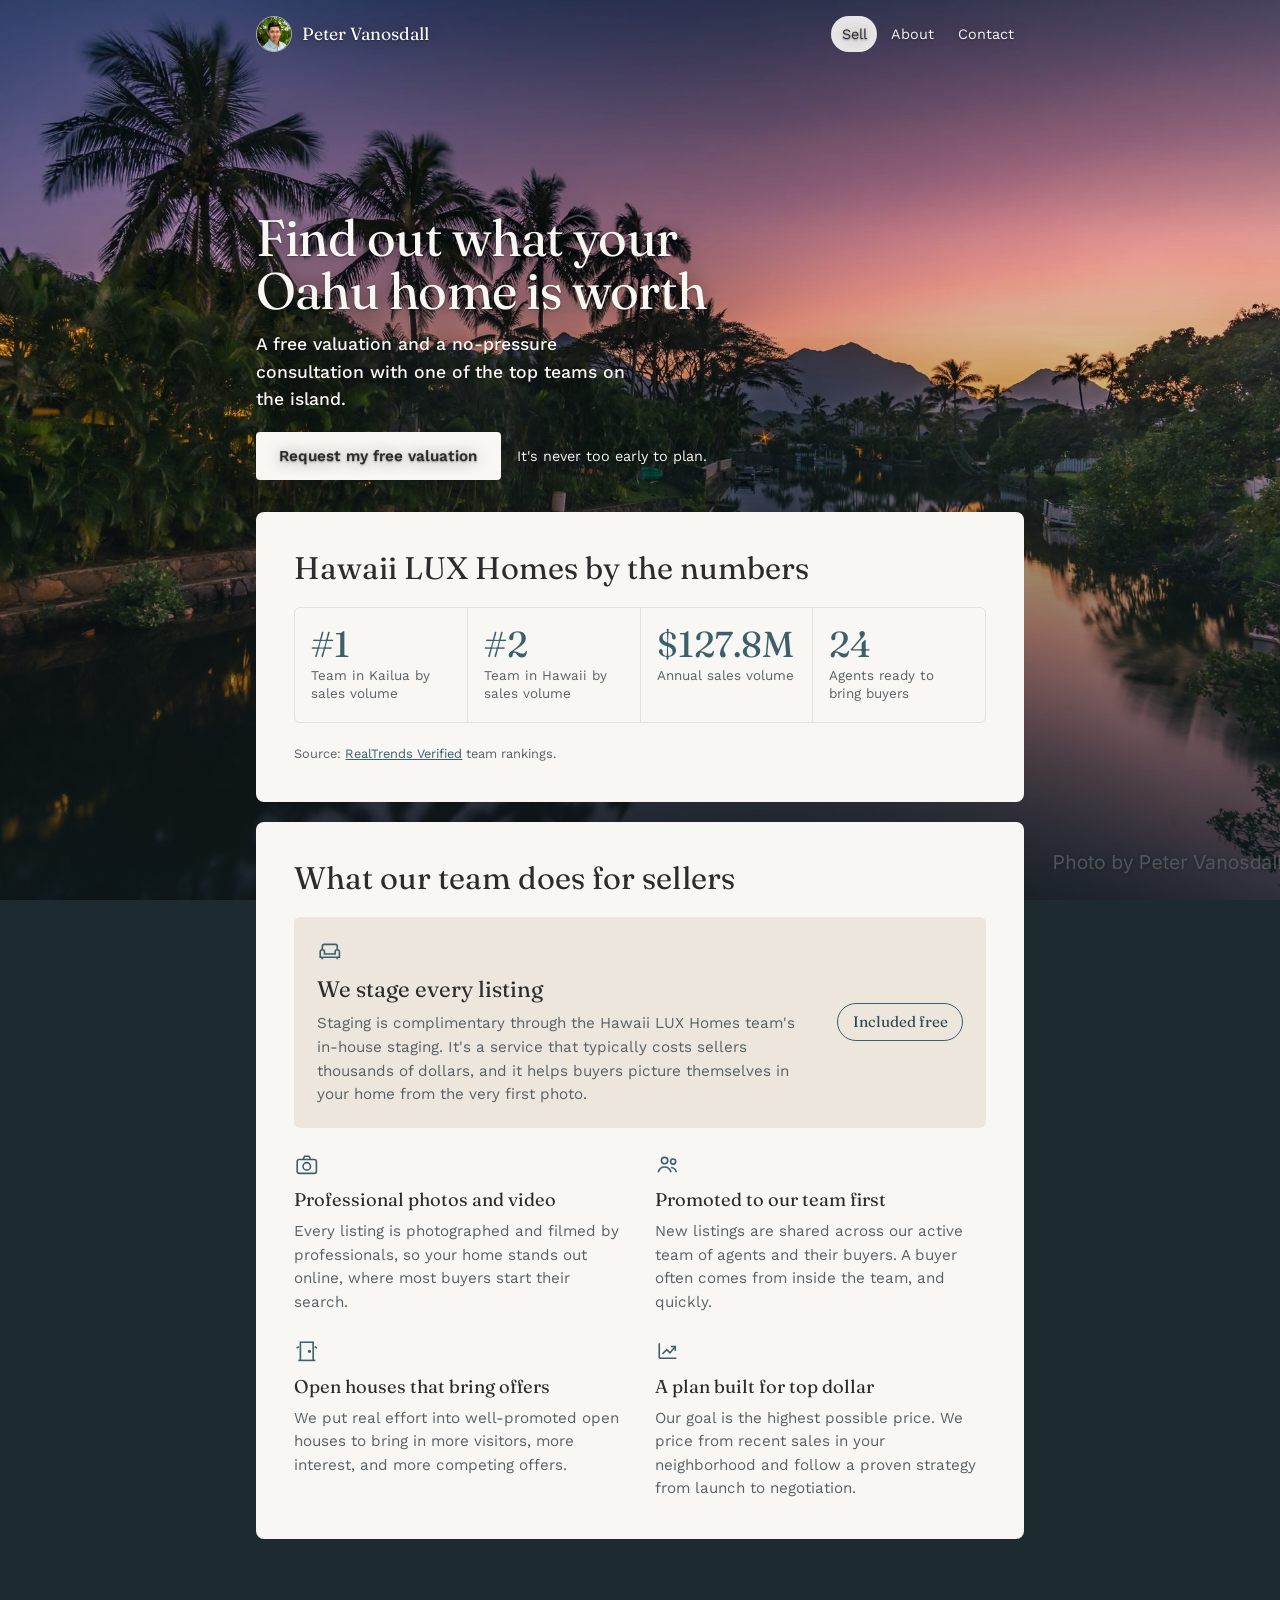
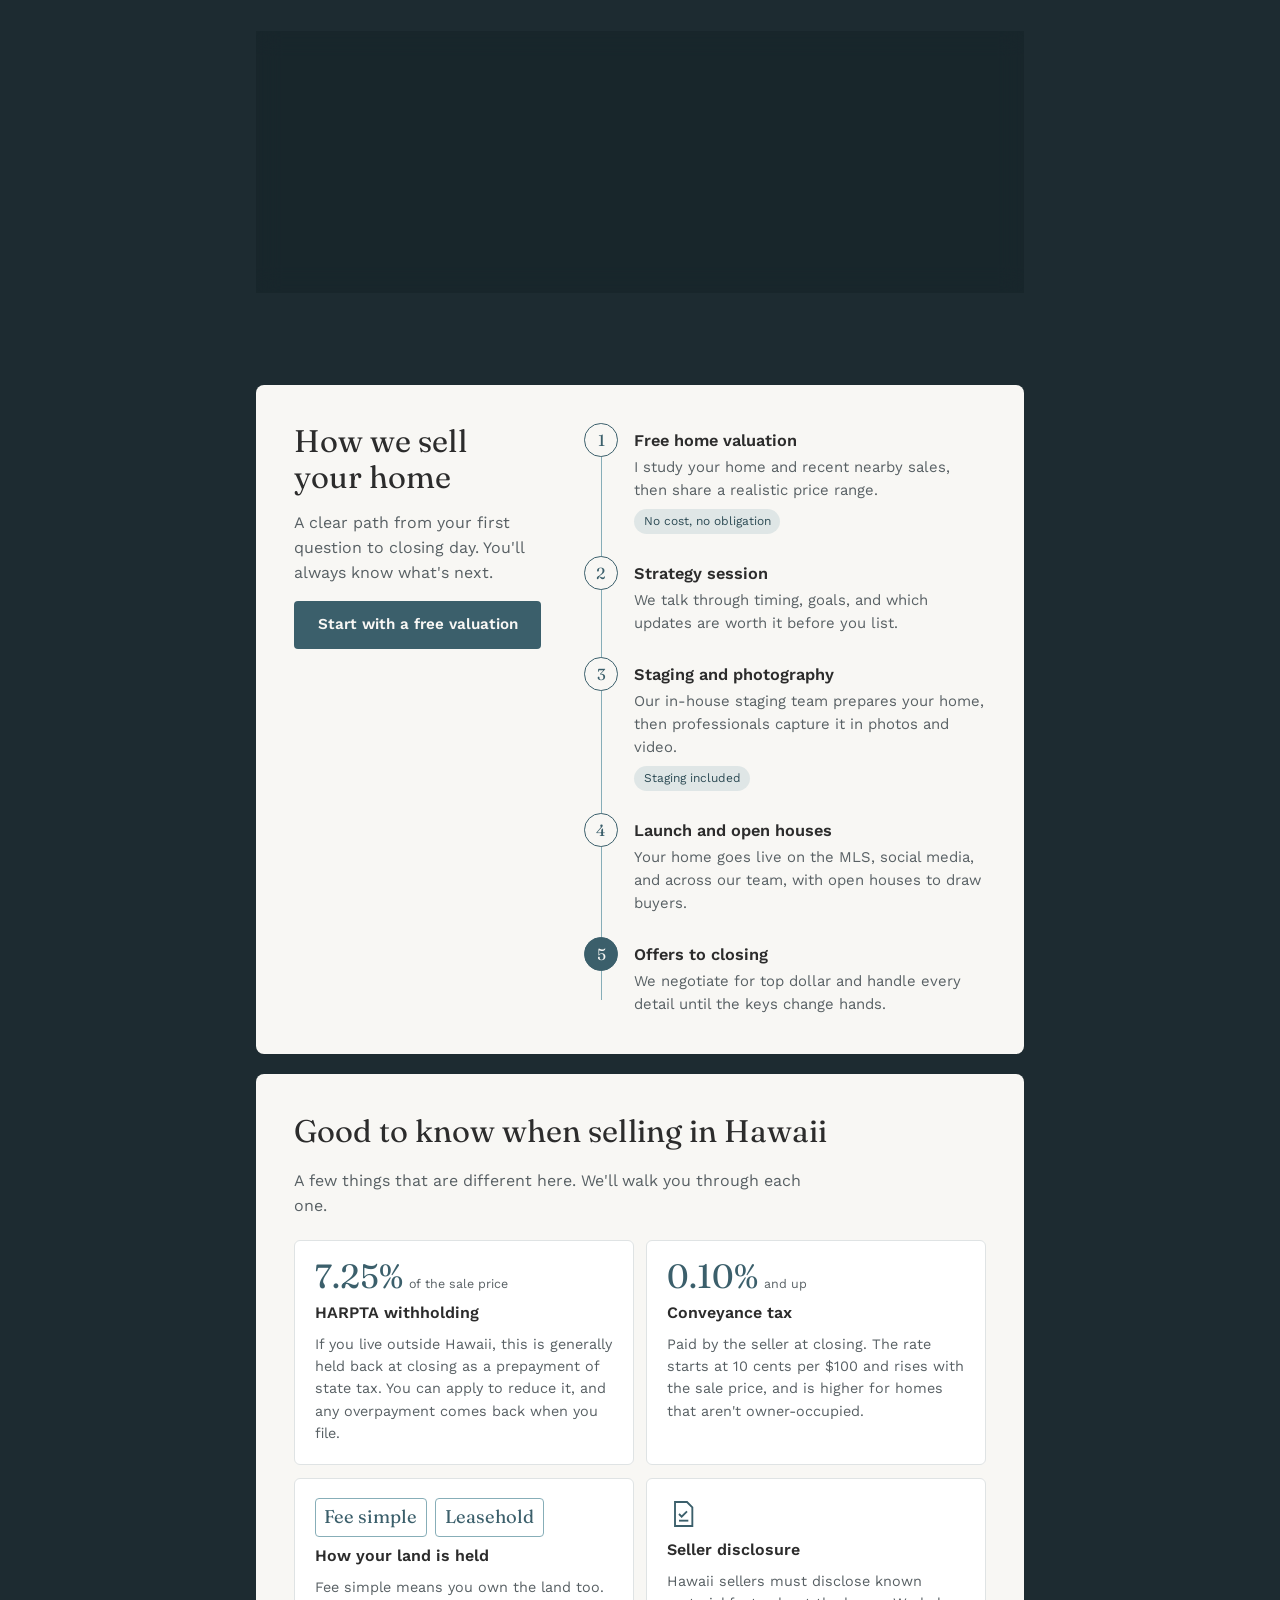
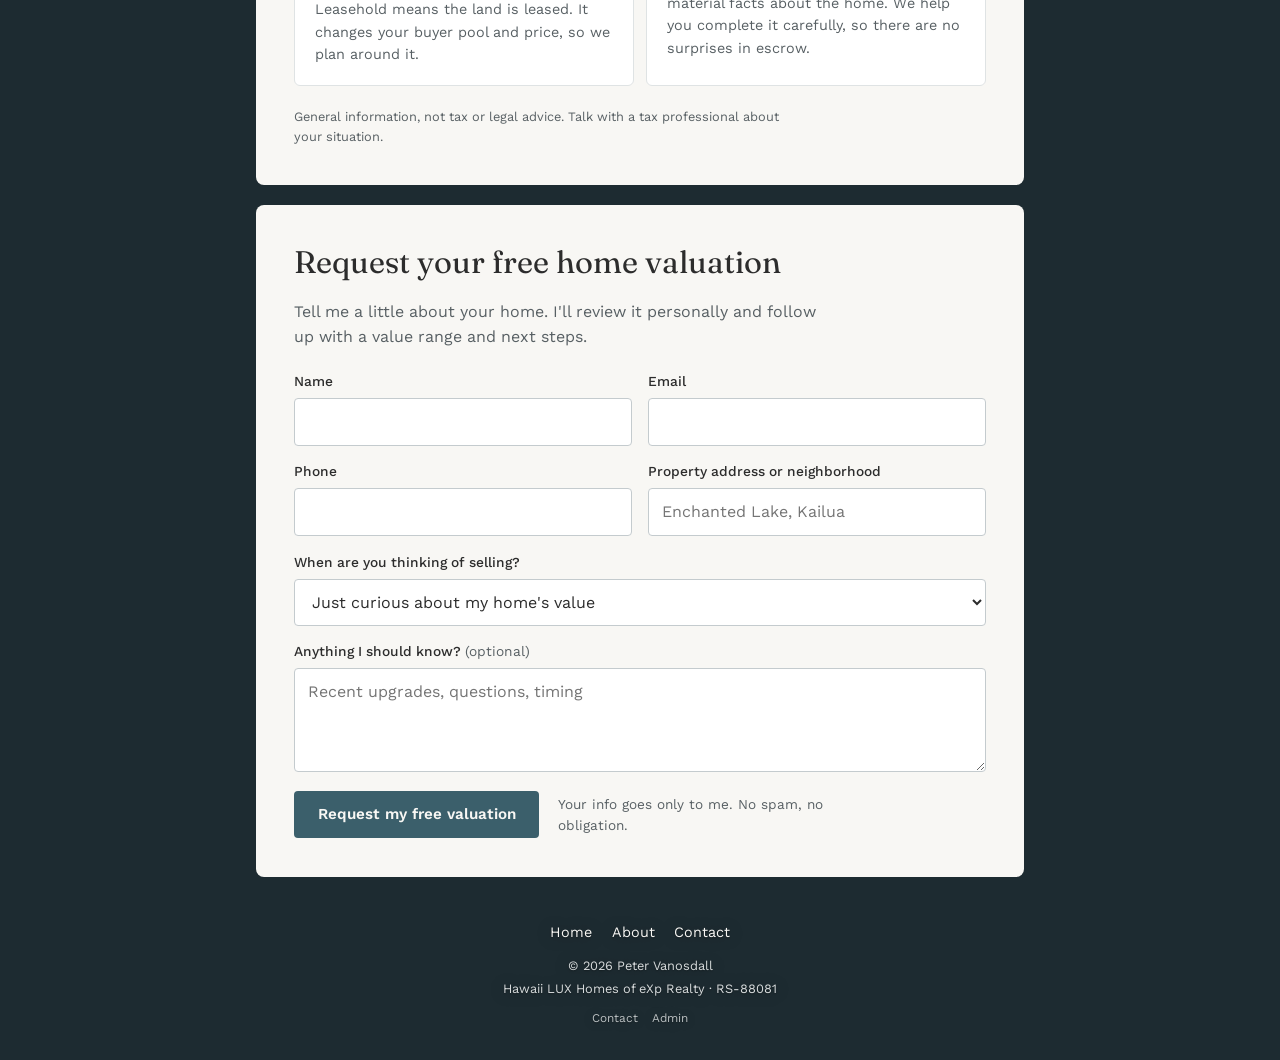
<file: sell/index.html>
<!doctype html>
<html lang="en">
<head>
<meta charset="utf-8">
<meta name="viewport" content="width=device-width, initial-scale=1, viewport-fit=cover">
<title>Sell Your Oahu Home | Free Home Valuation | Peter Vanosdall</title>
<meta name="description" content="Get a free home valuation and no-pressure consultation. Hawaii LUX Homes is the #1 team in Kailua, with complimentary staging on every listing.">
<meta name="robots" content="index, follow, max-image-preview:large">
<meta name="author" content="Peter Vanosdall">
<meta name="theme-color" content="#1d2b31">
<meta property="og:type" content="website">
<meta property="og:site_name" content="Peter Vanosdall, Oahu Realtor">
<meta property="og:title" content="Sell Your Oahu Home | Free Home Valuation | Peter Vanosdall">
<meta property="og:description" content="Get a free home valuation and no-pressure consultation. Hawaii LUX Homes is the #1 team in Kailua, with complimentary staging on every listing.">
<meta property="og:image" content="../img/share-card.jpg">
<meta property="og:image:width" content="1200">
<meta property="og:image:height" content="630">
<meta property="og:locale" content="en_US">
<meta name="twitter:card" content="summary_large_image">
<meta name="twitter:title" content="Sell Your Oahu Home | Free Home Valuation | Peter Vanosdall">
<meta name="twitter:description" content="Get a free home valuation and no-pressure consultation. Hawaii LUX Homes is the #1 team in Kailua, with complimentary staging on every listing.">
<meta name="twitter:image" content="../img/share-card.jpg">
<link rel="icon" href="../assets/favicon.svg" type="image/svg+xml">
<link rel="apple-touch-icon" href="../img/peter.jpg">
<link rel="preconnect" href="https://fonts.googleapis.com">
<link rel="preconnect" href="https://fonts.gstatic.com" crossorigin>
<link rel="stylesheet" href="https://fonts.googleapis.com/css2?family=Fraunces:opsz,wght@9..144,300;9..144,400;9..144,500&amp;family=Work+Sans:wght@400;500;600&amp;display=swap">
<link rel="stylesheet" href="../assets/site.css">
<script src="../assets/config.js"></script>
<script>
(function(){var c=window.SITE_CONFIG||{},p="sell",s={};try{s=JSON.parse(localStorage.getItem("pv_bg_settings")||"{}")||{}}catch(e){}
var n=s["bg_"+p]||(c.DEFAULT_BG||{})[p];if(n){var sm=window.matchMedia("(max-width: 700px)").matches?"-sm":"";
document.documentElement.style.setProperty("--bg",'url("'+new URL("../img/photos/"+n+sm+".jpg",location.href).href+'")');}})();
</script>
<script type="application/ld+json">
{
  "@context": "https://schema.org",
  "@graph": [
    {
      "@type": "Service",
      "name": "Free home valuation and seller consultation on Oahu",
      "serviceType": "Real estate listing and home valuation",
      "provider": {
        "@type": "RealEstateAgent",
        "name": "Peter Vanosdall",
        "memberOf": {
          "@type": "Organization",
          "name": "Hawaii LUX Homes"
        }
      },
      "areaServed": {
        "@type": "Place",
        "name": "Oahu, Hawaii"
      },
      "offers": {
        "@type": "Offer",
        "price": "0",
        "priceCurrency": "USD",
        "description": "Free home valuation and no-pressure seller consultation. Complimentary staging on every listing from the Hawaii LUX Homes team."
      }
    },
    {
      "@type": "FAQPage",
      "mainEntity": [
        {
          "@type": "Question",
          "name": "What is HARPTA withholding when selling a home in Hawaii?",
          "acceptedAnswer": {
            "@type": "Answer",
            "text": "If the seller is not a Hawaii resident, 7.25% of the sale price is generally withheld at closing under HARPTA (the Hawaii Real Property Tax Act) as a prepayment of state income tax. Sellers can apply to reduce it, and any amount withheld beyond what is owed is refunded when the seller files a Hawaii tax return."
          }
        },
        {
          "@type": "Question",
          "name": "Who pays the conveyance tax in Hawaii?",
          "acceptedAnswer": {
            "@type": "Answer",
            "text": "The seller usually pays Hawaii's conveyance tax at closing. The rate starts at 10 cents per $100 of the sale price (0.10%) and rises in tiers as the price goes up, with higher rates for properties that are not owner-occupied."
          }
        },
        {
          "@type": "Question",
          "name": "What is the difference between fee simple and leasehold in Hawaii?",
          "acceptedAnswer": {
            "@type": "Answer",
            "text": "Fee simple means you own both the home and the land. Leasehold means you own the home or unit but lease the land for a set term. How a property is held affects its buyer pool, financing, and price, so it shapes the pricing and marketing plan."
          }
        },
        {
          "@type": "Question",
          "name": "What do Hawaii sellers have to disclose?",
          "acceptedAnswer": {
            "@type": "Answer",
            "text": "Hawaii law requires sellers to disclose known material facts about the property in a written seller disclosure statement, which the buyer reviews during escrow."
          }
        }
      ]
    }
  ]
}
</script>
</head>
<body data-page="sell" data-root="../">
<header class="topbar shadow-text">
  <a class="me" href="../"><img src="../img/peter.jpg" alt="" width="400" height="400"><span>Peter Vanosdall</span></a>
  <nav aria-label="Site"><a href="../sell/" aria-current="page">Sell</a><a href="../about/">About</a><a href="../contact/">Contact</a></nav>
</header>
<main class="wrap wrap--page">
  <section class="hero shadow-text">
    <h1>Find out what your Oahu home is worth</h1>
    <p class="lede">A free valuation and a no-pressure consultation with one of the top teams on the island.</p>
    <div class="actions">
      <a class="btn btn--light" href="#valuation">Request my free valuation</a>
      <span class="aside">It's never too early to plan.</span>
    </div>
  </section>

  <section class="paper" aria-labelledby="numbers">
    <h2 id="numbers">Hawaii LUX Homes by the numbers</h2>
    <div class="stats">
      <div class="stat"><span class="num">#1</span><span class="lbl">Team in Kailua by sales volume</span></div>
      <div class="stat"><span class="num">#2</span><span class="lbl">Team in Hawaii by sales volume</span></div>
      <div class="stat"><span class="num">$127.8M</span><span class="lbl">Annual sales volume</span></div>
      <div class="stat"><span class="num">24</span><span class="lbl">Agents ready to bring buyers</span></div>
    </div>
    <p class="note">Source: <a href="https://www.realtrends.com/team-profile/hawaii-lux-homes-hawaii-exp-realty/" target="_blank" rel="noopener">RealTrends Verified</a> team rankings.</p>
  </section>

  <section class="paper" aria-labelledby="team-does">
    <h2 id="team-does">What our team does for sellers</h2>
    <div class="features">
      <div class="lead-feature">
        <div class="feature">
          <svg viewBox="0 0 24 24" fill="none" stroke="currentColor" stroke-width="1.5" aria-hidden="true"><path d="M5 11V8a2 2 0 0 1 2-2h10a2 2 0 0 1 2 2v3"/><path d="M3 13a2 2 0 0 1 4 0v2h10v-2a2 2 0 0 1 4 0v5H3z"/><path d="M5 18v2M19 18v2"/></svg>
          <h3>We stage every listing</h3>
          <p>Staging is complimentary through the Hawaii LUX Homes team's in-house staging. It's a service that typically costs sellers thousands of dollars, and it helps buyers picture themselves in your home from the very first photo.</p>
        </div>
        <span class="badge">Included free</span>
      </div>
      <div class="feature">
        <svg viewBox="0 0 24 24" fill="none" stroke="currentColor" stroke-width="1.5" aria-hidden="true"><rect x="3" y="7" width="18" height="13" rx="2"/><circle cx="12" cy="13.5" r="3.5"/><path d="M8.5 7l1.5-3h4l1.5 3"/></svg>
        <h3>Professional photos and video</h3>
        <p>Every listing is photographed and filmed by professionals, so your home stands out online, where most buyers start their search.</p>
      </div>
      <div class="feature">
        <svg viewBox="0 0 24 24" fill="none" stroke="currentColor" stroke-width="1.5" aria-hidden="true"><circle cx="9" cy="8" r="3"/><circle cx="17" cy="9" r="2.4"/><path d="M3 19c.9-3.2 3.3-5 6-5s5.1 1.8 6 5M15 14.6c2.4.1 4.3 1.6 5 4.4"/></svg>
        <h3>Promoted to our team first</h3>
        <p>New listings are shared across our active team of agents and their buyers. A buyer often comes from inside the team, and quickly.</p>
      </div>
      <div class="feature">
        <svg viewBox="0 0 24 24" fill="none" stroke="currentColor" stroke-width="1.5" aria-hidden="true"><path d="M4 21h16"/><path d="M6 21V4h12v17"/><circle cx="14.5" cy="12.5" r=".8" fill="currentColor"/><path d="M2.5 9.5l2-1.5M21.5 9.5l-2-1.5"/></svg>
        <h3>Open houses that bring offers</h3>
        <p>We put real effort into well-promoted open houses to bring in more visitors, more interest, and more competing offers.</p>
      </div>
      <div class="feature">
        <svg viewBox="0 0 24 24" fill="none" stroke="currentColor" stroke-width="1.5" aria-hidden="true"><path d="M4 19V5M4 19h16"/><path d="M7 15l4-4 3 3 5-6"/><path d="M15 8h4v4"/></svg>
        <h3>A plan built for top dollar</h3>
        <p>Our goal is the highest possible price. We price from recent sales in your neighborhood and follow a proven strategy from launch to negotiation.</p>
      </div>
    </div>
  </section>

  <figure class="pull glass">
    <blockquote>&ldquo;No pressure and no sales pitch. Just clear numbers, honest advice, and a plan that fits your timing. Most homeowners are surprised by what they learn.&rdquo;</blockquote>
    <figcaption><img src="../img/peter.jpg" alt="" width="400" height="400"><span><strong>Peter Vanosdall</strong>Realtor, Hawaii LUX Homes</span></figcaption>
  </figure>

  <section class="paper" aria-labelledby="how">
    <div class="how">
      <div class="how-head">
        <h2 id="how">How we sell your home</h2>
        <p class="intro">A clear path from your first question to closing day. You'll always know what's next.</p>
        <a class="btn btn--ocean" href="#valuation" style="align-self:flex-start">Start with a free valuation</a>
      </div>
      <ol class="timeline">
        <li><span class="dot">1</span><div><h3>Free home valuation</h3><p>I study your home and recent nearby sales, then share a realistic price range.</p><span class="tag">No cost, no obligation</span></div></li>
        <li><span class="dot">2</span><div><h3>Strategy session</h3><p>We talk through timing, goals, and which updates are worth it before you list.</p></div></li>
        <li><span class="dot">3</span><div><h3>Staging and photography</h3><p>Our in-house staging team prepares your home, then professionals capture it in photos and video.</p><span class="tag">Staging included</span></div></li>
        <li><span class="dot">4</span><div><h3>Launch and open houses</h3><p>Your home goes live on the MLS, social media, and across our team, with open houses to draw buyers.</p></div></li>
        <li><span class="dot">5</span><div><h3>Offers to closing</h3><p>We negotiate for top dollar and handle every detail until the keys change hands.</p></div></li>
      </ol>
    </div>
  </section>

  <section class="paper" aria-labelledby="know">
    <h2 id="know">Good to know when selling in Hawaii</h2>
    <p class="intro">A few things that are different here. We'll walk you through each one.</p>
    <div class="know">
      <article class="know-card">
        <div class="fig">7.25%<small>of the sale price</small></div>
        <h3>HARPTA withholding</h3>
        <p>If you live outside Hawaii, this is generally held back at closing as a prepayment of state tax. You can apply to reduce it, and any overpayment comes back when you file.</p>
      </article>
      <article class="know-card">
        <div class="fig">0.10%<small>and up</small></div>
        <h3>Conveyance tax</h3>
        <p>Paid by the seller at closing. The rate starts at 10 cents per $100 and rises with the sale price, and is higher for homes that aren't owner-occupied.</p>
      </article>
      <article class="know-card">
        <div class="split-fig"><span>Fee simple</span><span>Leasehold</span></div>
        <h3>How your land is held</h3>
        <p>Fee simple means you own the land too. Leasehold means the land is leased. It changes your buyer pool and price, so we plan around it.</p>
      </article>
      <article class="know-card">
        <div class="fig"><svg viewBox="0 0 24 24" fill="none" stroke="currentColor" stroke-width="1.4" aria-hidden="true"><path d="M6 3h9l4 4v14H6z"/><path d="M9 12l2 2 4-4"/><path d="M9 17h7"/></svg></div>
        <h3>Seller disclosure</h3>
        <p>Hawaii sellers must disclose known material facts about the home. We help you complete it carefully, so there are no surprises in escrow.</p>
      </article>
    </div>
    <p class="note">General information, not tax or legal advice. Talk with a tax professional about your situation.</p>
  </section>

  <section class="paper" id="valuation" aria-labelledby="valuation-h">
    <h2 id="valuation-h">Request your free home valuation</h2>
    <p class="intro">Tell me a little about your home. I'll review it personally and follow up with a value range and next steps.</p>
    <form class="f" data-form="seller" data-success="Thank you. I'll review your home and follow up with your valuation soon." novalidate>
      <div class="fld"><label for="s-name">Name</label><input id="s-name" name="name" autocomplete="name" required></div>
      <div class="fld"><label for="s-email">Email</label><input id="s-email" name="email" type="email" autocomplete="email" required></div>
      <div class="fld"><label for="s-phone">Phone</label><input id="s-phone" name="phone" type="tel" autocomplete="tel" required></div>
      <div class="fld"><label for="s-address">Property address or neighborhood</label><input id="s-address" name="address" autocomplete="street-address" placeholder="Enchanted Lake, Kailua" required></div>
      <div class="fld fld--full"><label for="s-timeline">When are you thinking of selling?</label>
        <select id="s-timeline" name="timeline">
          <option>Just curious about my home's value</option>
          <option>In the next 3 months</option>
          <option>3 to 6 months</option>
          <option>6 to 12 months</option>
          <option>More than a year out</option>
        </select></div>
      <div class="fld fld--full"><label for="s-message">Anything I should know? <span class="opt">(optional)</span></label><textarea id="s-message" name="message" placeholder="Recent upgrades, questions, timing"></textarea></div>
      <div class="hp" aria-hidden="true"><label for="s-website">Website</label><input id="s-website" name="website" tabindex="-1" autocomplete="off"></div>
      <p class="form-msg" role="status" hidden></p>
      <div class="form-end">
        <button class="btn btn--ocean" type="submit">Request my free valuation</button>
        <span class="small">Your info goes only to me. No spam, no obligation.</span>
      </div>
    </form>
  </section>

  <footer class="foot shadow-text">
  <nav class="pages" aria-label="Footer"><a href="../">Home</a><a href="../about/">About</a><a href="../contact/">Contact</a></nav>
  <p>&copy; <span data-year>2026</span> Peter Vanosdall</p>
  <p>Hawaii LUX Homes of eXp Realty &middot; RS-88081</p>
  <p class="small"><a href="../contact/">Contact</a><a href="../admin/">Admin</a></p>
</footer>
</main>
<script src="../assets/site.js"></script>
</body>
</html>
</file>
<file: assets/site.css>
/* Peter Vanosdall site styles.
   Layout: one fixed landscape photo behind every page. The homepage floats a centered
   profile card over it; content pages open on the photo, then stack soft-white paper
   cards with gaps where the photo shows through. Single deliberate look (photo world),
   so colors are set explicitly rather than following light/dark mode. */
:root {
  --night: #1d2b31;
  --paper: #f8f7f4;
  --sand: #ece6dc;
  --ocean: #3b5f6b;
  --ocean-deep: #2c4a54;
  --sea-glass: #87aeb8;
  --mist: #d7dbdc;
  --ink: #2c2c2c;
  --ink-soft: #586064;
  --gold: #c89b63;
  --rule: #dfe3e4;
  --glass: rgba(20, 32, 38, 0.44);
  --glass-strong: rgba(20, 32, 38, 0.62);
  --glass-line: rgba(248, 247, 244, 0.26);
  --line-light: rgba(248, 247, 244, 0.62);
  --font-display: "Fraunces", Georgia, "Times New Roman", serif;
  --font-body: "Work Sans", -apple-system, BlinkMacSystemFont, "Segoe UI", Roboto, sans-serif;
  --bg: none;
  color-scheme: light;
}

*, *::before, *::after { box-sizing: border-box; }
[hidden] { display: none !important; }
html { scroll-behavior: smooth; -webkit-text-size-adjust: 100%; }
@media (prefers-reduced-motion: reduce) { html { scroll-behavior: auto; } * { transition: none !important; animation: none !important; } }

body {
  margin: 0;
  padding-inline: 1rem;
  padding-block: 0 2rem;
  min-height: 100vh;
  background: var(--night);
  color: var(--paper);
  font-family: var(--font-body);
  font-size: 16px;
  line-height: 1.55;
  -webkit-font-smoothing: antialiased;
}
body::before {
  content: ""; position: fixed; inset: 0; z-index: -2;
  background: var(--night) var(--bg) 50% 45% / cover no-repeat;
}
body::after {
  content: ""; position: fixed; inset: 0; z-index: -1;
  background: linear-gradient(180deg, rgba(16,26,31,.30) 0%, rgba(16,26,31,.06) 26%, rgba(16,26,31,.38) 60%, rgba(16,26,31,.70) 100%);
}
body[data-page="contact"]::after,
body[data-page="newsletter"]::after {
  background: linear-gradient(180deg, rgba(16,26,31,.45) 0%, rgba(16,26,31,.35) 40%, rgba(16,26,31,.65) 100%);
}

a { color: inherit; }
:focus-visible { outline: 2px solid var(--paper); outline-offset: 3px; }
.paper :focus-visible { outline-color: var(--ocean); }
img { display: block; max-width: 100%; height: auto; }
h1, h2, h3 { font-family: var(--font-display); font-weight: 400; text-wrap: balance; margin: 0; }
p { margin: 0; }
.sr-only { position: absolute; width: 1px; height: 1px; overflow: hidden; clip: rect(0 0 0 0); white-space: nowrap; }
.shadow-text { text-shadow: 0 1px 16px rgba(0,0,0,.45), 0 1px 2px rgba(0,0,0,.35); }

.wrap { width: 100%; margin-inline: auto; display: flex; flex-direction: column; gap: 1rem; }
.wrap--home { max-width: 30rem; }
.wrap--page { max-width: 48rem; gap: 1.25rem; }

/* ---------- Top bar on content pages ---------- */
.topbar {
  display: flex; align-items: center; justify-content: space-between; gap: 1rem;
  padding-block: calc(env(safe-area-inset-top, 0px) + 1rem) .5rem;
  max-width: 48rem; margin-inline: auto; width: 100%;
}
.topbar .me { display: flex; align-items: center; gap: .6rem; text-decoration: none; }
.topbar .me img { width: 2.25rem; height: 2.25rem; border-radius: 50%; object-fit: cover; border: 1px solid rgba(248,247,244,.6); }
.topbar .me span { font-family: var(--font-display); font-size: 1.1rem; }
.topbar nav { display: flex; gap: .2rem; font-size: .9rem; }
.topbar nav a { text-decoration: none; padding: .4rem .65rem; border-radius: 999px; }
.topbar nav a:hover { background: rgba(248,247,244,.14); }
.topbar nav a[aria-current="page"] { background: rgba(248,247,244,.92); color: var(--ink); }
@media (max-width: 420px) { .topbar .me span { display: none; } .topbar nav a { padding: .4rem .55rem; } }

/* ---------- Buttons ---------- */
.btn {
  display: inline-flex; align-items: center; justify-content: center; gap: .5rem;
  font: 600 .95rem/1 var(--font-body); text-decoration: none; cursor: pointer;
  padding: .95rem 1.4rem; border-radius: 4px; border: 1.5px solid transparent;
  transition: background-color .15s ease, color .15s ease, border-color .15s ease;
}
.btn--light { background: var(--paper); color: var(--ink); }
.btn--light:hover { background: #fff; }
.btn--line { border-color: var(--line-light); color: var(--paper); background: transparent; }
.btn--line:hover { background: var(--paper); color: var(--ink); }
.btn--ocean { background: var(--ocean); color: var(--paper); }
.btn--ocean:hover { background: var(--ocean-deep); }
.btn[disabled] { opacity: .6; cursor: progress; }

.glass {
  background: var(--glass); border: 1px solid var(--glass-line);
  backdrop-filter: blur(12px); -webkit-backdrop-filter: blur(12px);
  border-radius: 8px;
}

/* ---------- Home: profile ---------- */
.home-top { height: clamp(5.5rem, 15vh, 10rem); }
.profile {
  position: relative; text-align: center;
  border: 1px solid var(--line-light); border-radius: 10px;
  background: rgba(16, 26, 31, .30);
  backdrop-filter: blur(10px); -webkit-backdrop-filter: blur(10px);
  padding: 4.6rem 1.25rem 1.25rem; margin-top: 3.6rem;
  display: flex; flex-direction: column; align-items: center; gap: .55rem;
}
.profile .avatar {
  position: absolute; top: -3.6rem; left: 50%; transform: translateX(-50%);
  width: 7.25rem; height: 7.25rem; border-radius: 50%; object-fit: cover;
  border: 3px solid var(--paper); box-shadow: 0 0 0 7px rgba(248,247,244,.16), 0 10px 30px rgba(0,0,0,.35);
}
.profile h1 { font-size: clamp(2.05rem, 8.5vw, 2.6rem); line-height: 1.05; letter-spacing: -0.015em; }
.roles { display: flex; justify-content: center; flex-wrap: wrap; gap: .25rem 0; font-size: .92rem; color: var(--paper); letter-spacing: .02em; }
.roles span { padding-inline: .7rem; }
.roles span + span { border-left: 1px solid rgba(248,247,244,.45); }
.place { display: inline-flex; align-items: center; gap: .35rem; font-size: .84rem; color: var(--mist); }
.place svg { width: .95rem; height: .95rem; }

.paths { display: grid; grid-template-columns: repeat(2, minmax(0, 1fr)); gap: .6rem; width: 100%; margin-top: .8rem; }
.path {
  display: flex; flex-direction: column; align-items: flex-start; gap: .55rem; text-align: left;
  padding: .85rem .9rem .9rem; border-radius: 6px; text-decoration: none; min-width: 0;
  transition: transform .15s ease, background-color .15s ease;
}
.path:hover { transform: translateY(-2px); }
.path svg { width: 1.35rem; height: 1.35rem; }
.path .label { font-family: var(--font-display); font-size: 1.08rem; line-height: 1.15; }
.path .hint { display: block; font-size: .78rem; margin-top: .15rem; font-family: var(--font-body); }
.path--buy { background: var(--paper); color: var(--ink); }
.path--buy svg { color: var(--ocean); }
.path--buy .hint { color: var(--ink-soft); }
.path--sell { background: rgba(59, 95, 107, .88); color: var(--paper); border: 1px solid rgba(248,247,244,.25); }
.path--sell:hover { background: rgba(44, 74, 84, .95); }
.path--sell .hint { color: var(--mist); }
.profile .touch { font-size: .86rem; color: var(--mist); margin-top: .35rem; }
.profile .touch a { color: var(--paper); font-weight: 500; text-underline-offset: 3px; }

/* ---------- Home: link list ---------- */
.links { list-style: none; margin: .25rem 0 0; padding: 0; display: flex; flex-direction: column; gap: .55rem; }
.row {
  display: flex; align-items: center; gap: .85rem;
  padding: .95rem 1rem; text-decoration: none;
  transition: background-color .15s ease, border-color .15s ease;
}
a.row:hover { background: var(--glass-strong); border-color: rgba(248,247,244,.5); }
.row .ic { width: 1.25rem; height: 1.25rem; flex-shrink: 0; color: var(--mist); }
.row .txt { flex: 1; min-width: 0; display: flex; flex-direction: column; }
.row .t { font-weight: 500; }
.row .s { font-size: .8rem; color: var(--mist); }
.row .chev { width: 1rem; height: 1rem; color: var(--mist); flex-shrink: 0; }
.row .soon { font-size: .72rem; border: 1px solid var(--glass-line); border-radius: 999px; padding: .15rem .55rem; color: var(--mist); white-space: nowrap; }
.row--soon { opacity: .75; }

/* ---------- Footer ---------- */
.foot { text-align: center; font-size: .8rem; color: var(--mist); padding-top: 1.5rem; display: flex; flex-direction: column; gap: .2rem; }
.foot .pages { display: flex; justify-content: center; gap: 1.2rem; margin-bottom: .6rem; font-size: .9rem; }
.foot .pages a { text-decoration: none; color: var(--paper); }
.foot .pages a:hover { text-decoration: underline; text-underline-offset: 3px; }
.foot .small { display: flex; justify-content: center; gap: .9rem; margin-top: .45rem; font-size: .74rem; }
.foot .small a { color: var(--mist); text-decoration: none; opacity: .85; }
.foot .small a:hover { text-decoration: underline; opacity: 1; }

/* ---------- Content pages ---------- */
.hero { min-height: clamp(16rem, 48vh, 28rem); display: flex; flex-direction: column; justify-content: flex-end; gap: .9rem; padding-bottom: .75rem; }
.hero--short { min-height: clamp(12rem, 34vh, 20rem); }
.hero h1 { font-size: clamp(2.15rem, 7.2vw, 3.2rem); line-height: 1.04; letter-spacing: -0.015em; max-width: 15ch; }
.hero .lede { font-size: 1.1rem; max-width: 36ch; color: var(--paper); font-weight: 500; }
.hero .actions { display: flex; flex-wrap: wrap; gap: .6rem 1rem; align-items: center; margin-top: .3rem; }
.hero .aside { font-size: .9rem; color: var(--paper); }

.paper {
  background: var(--paper); color: var(--ink); border-radius: 8px;
  padding: clamp(1.4rem, 4.5vw, 2.4rem);
  display: flex; flex-direction: column; gap: 1.3rem;
}
.paper h2 { font-size: clamp(1.5rem, 4.6vw, 1.95rem); line-height: 1.15; color: var(--ink); }
.paper .intro { color: var(--ink-soft); max-width: 54ch; }
.paper p { max-width: 64ch; }
.paper .note { font-size: .8rem; color: var(--ink-soft); }
.paper .note a { color: var(--ocean); }

/* Stats */
.stats { display: grid; grid-template-columns: repeat(4, minmax(0, 1fr)); gap: 1px; background: var(--rule); border: 1px solid var(--rule); border-radius: 6px; overflow: hidden; }
@media (max-width: 600px) { .stats { grid-template-columns: repeat(2, minmax(0, 1fr)); } }
.stat { background: var(--paper); padding: 1.15rem 1rem; display: flex; flex-direction: column; gap: .3rem; }
.stat .num { font-family: var(--font-display); font-size: clamp(1.8rem, 5vw, 2.25rem); line-height: 1; color: var(--ocean); font-variant-numeric: tabular-nums lining-nums; }
.stat .lbl { font-size: .84rem; color: var(--ink-soft); line-height: 1.35; }

/* Features */
.features { display: grid; grid-template-columns: repeat(2, minmax(0, 1fr)); gap: 1.5rem 1.9rem; }
@media (max-width: 600px) { .features { grid-template-columns: minmax(0, 1fr); } }
.feature { display: flex; flex-direction: column; gap: .35rem; min-width: 0; }
.feature svg { width: 1.6rem; height: 1.6rem; color: var(--ocean); margin-bottom: .2rem; }
.feature h3 { font-size: 1.15rem; color: var(--ink); }
.feature p { font-size: .95rem; color: var(--ink-soft); }
.lead-feature {
  grid-column: 1 / -1; display: grid; grid-template-columns: minmax(0, 1fr) auto; gap: 1rem 1.5rem; align-items: center;
  background: var(--sand); padding: 1.3rem 1.4rem; border-radius: 6px;
}
.lead-feature h3 { font-size: 1.4rem; }
.lead-feature .badge { font-family: var(--font-display); font-size: .95rem; color: var(--ocean-deep); border: 1px solid var(--ocean); border-radius: 999px; padding: .4rem .9rem; white-space: nowrap; }
@media (max-width: 600px) { .lead-feature { grid-template-columns: minmax(0, 1fr); } .lead-feature .badge { justify-self: start; } }

/* Pull quote */
.pull { padding: clamp(1.7rem, 5.5vw, 2.75rem); display: flex; flex-direction: column; gap: 1.1rem; margin: clamp(1.5rem, 8vh, 4.5rem) 0; }
.pull blockquote { margin: 0; font-family: var(--font-display); font-weight: 300; font-size: clamp(1.3rem, 4.4vw, 1.7rem); line-height: 1.35; }
.pull figcaption { display: flex; align-items: center; gap: .7rem; font-size: .88rem; color: var(--mist); }
.pull figcaption img { width: 2.4rem; height: 2.4rem; border-radius: 50%; object-fit: cover; border: 1px solid rgba(248,247,244,.6); }
.pull figcaption strong { color: var(--paper); font-weight: 500; display: block; }

/* How we sell */
.how { display: grid; grid-template-columns: minmax(0, .9fr) minmax(0, 1.4fr); gap: 2rem; align-items: start; }
@media (max-width: 700px) { .how { grid-template-columns: minmax(0, 1fr); gap: 1.4rem; } }
.how-head { display: flex; flex-direction: column; gap: 1rem; }
@media (min-width: 701px) { .how-head { position: sticky; top: 1.5rem; } }
.timeline { list-style: none; margin: 0; padding: 0; position: relative; }
.timeline::before { content: ""; position: absolute; left: 1.05rem; top: 1rem; bottom: 1rem; width: 1px; background: var(--sea-glass); }
.timeline li { position: relative; display: grid; grid-template-columns: 2.1rem minmax(0, 1fr); gap: 1rem; padding-bottom: 1.4rem; }
.timeline li:last-child { padding-bottom: 0; }
.timeline .dot {
  width: 2.1rem; height: 2.1rem; border-radius: 50%; background: var(--paper); border: 1.5px solid var(--ocean);
  display: grid; place-items: center; font-family: var(--font-display); font-size: 1rem; color: var(--ocean); position: relative; z-index: 1;
  font-variant-numeric: lining-nums;
}
.timeline li:last-child .dot { background: var(--ocean); color: var(--paper); }
.timeline h3 { font-family: var(--font-body); font-weight: 600; font-size: 1.02rem; color: var(--ink); padding-top: .3rem; }
.timeline p { font-size: .93rem; color: var(--ink-soft); margin-top: .15rem; }
.timeline .tag { display: inline-block; margin-top: .45rem; font-size: .75rem; color: var(--ocean-deep); background: rgba(135,174,184,.22); border-radius: 999px; padding: .2rem .6rem; }

/* Good to know */
.know { display: grid; grid-template-columns: repeat(2, minmax(0, 1fr)); gap: .8rem; }
@media (max-width: 600px) { .know { grid-template-columns: minmax(0, 1fr); } }
.know-card {
  border: 1px solid var(--rule); border-radius: 6px; padding: 1.2rem 1.2rem 1.25rem; background: #fff;
  display: flex; flex-direction: column; gap: .45rem; min-width: 0;
}
.know-card .fig { font-family: var(--font-display); font-size: 2.1rem; line-height: 1; color: var(--ocean); display: flex; align-items: baseline; gap: .4rem; font-variant-numeric: lining-nums; }
.know-card .fig small { font-family: var(--font-body); font-size: .78rem; color: var(--ink-soft); }
.know-card .fig svg { width: 2rem; height: 2rem; }
.know-card h3 { font-family: var(--font-body); font-weight: 600; font-size: 1rem; color: var(--ink); }
.know-card p { font-size: .9rem; color: var(--ink-soft); }
.split-fig { display: flex; align-items: center; gap: .5rem; font-family: var(--font-display); font-size: 1.15rem; color: var(--ocean); }
.split-fig span { border: 1px solid var(--sea-glass); border-radius: 4px; padding: .25rem .55rem; }

/* Forms */
form.f { display: grid; grid-template-columns: repeat(2, minmax(0, 1fr)); gap: .95rem 1rem; }
@media (max-width: 600px) { form.f { grid-template-columns: minmax(0, 1fr); } }
.fld { display: flex; flex-direction: column; gap: .35rem; min-width: 0; }
.fld--full { grid-column: 1 / -1; }
.fld label { font-size: .86rem; font-weight: 500; color: var(--ink); }
.fld label .opt { font-weight: 400; color: var(--ink-soft); }
.fld input, .fld select, .fld textarea {
  font: 400 1rem/1.4 var(--font-body); color: var(--ink);
  background: #fff; border: 1px solid #c4cbce; border-radius: 4px; padding: .75rem .8rem; width: 100%;
}
.fld textarea { min-height: 6.5rem; resize: vertical; }
.fld input:focus, .fld select:focus, .fld textarea:focus { outline: 2px solid var(--ocean); outline-offset: 0; border-color: var(--ocean); }
.hp { position: absolute; left: -9999px; width: 1px; height: 1px; overflow: hidden; }
.form-end { grid-column: 1 / -1; display: flex; flex-wrap: wrap; align-items: center; gap: .9rem 1.2rem; margin-top: .25rem; }
.form-end .small { font-size: .85rem; color: var(--ink-soft); max-width: 36ch; }
.form-msg { grid-column: 1 / -1; font-size: .92rem; }
.form-msg.err { color: #9a3324; }
.form-msg.ok { color: var(--ocean-deep); background: var(--sand); padding: .8rem .95rem; border-radius: 4px; }

/* About */
.story { display: grid; grid-template-columns: minmax(0, 1.4fr) minmax(0, 1fr); gap: 2rem; align-items: start; }
@media (max-width: 680px) { .story { grid-template-columns: minmax(0, 1fr); } .story .portrait { order: -1; max-width: 16rem; } }
.story-text { display: flex; flex-direction: column; gap: 1rem; }
.portrait { width: 100%; aspect-ratio: 4 / 5; object-fit: cover; object-position: 50% 30%; border-radius: 6px; }
.chips { display: flex; flex-wrap: wrap; gap: .45rem; list-style: none; margin: .3rem 0 0; padding: 0; }
.chips li { font-size: .84rem; color: var(--ocean-deep); border: 1px solid var(--sea-glass); border-radius: 999px; padding: .3rem .75rem; }

.ig-head { display: flex; align-items: center; justify-content: space-between; gap: 1rem; flex-wrap: wrap; }
.ig-id { display: flex; align-items: center; gap: .75rem; }
.ig-id img { width: 3rem; height: 3rem; border-radius: 50%; object-fit: cover; border: 2px solid var(--paper); box-shadow: 0 0 0 1.5px var(--ocean); }
.ig-id strong { display: block; font-weight: 600; }
.ig-id span { font-size: .85rem; color: var(--ink-soft); }
.ig-grid { display: grid; grid-template-columns: repeat(3, minmax(0, 1fr)); gap: 3px; }
.ig-grid a { display: block; position: relative; aspect-ratio: 1; overflow: hidden; }
.ig-grid img { width: 100%; height: 100%; object-fit: cover; transition: transform .3s ease; }
.ig-grid a:hover img { transform: scale(1.04); }

.cta-pair { display: grid; grid-template-columns: repeat(2, minmax(0, 1fr)); gap: .7rem; }
@media (max-width: 480px) { .cta-pair { grid-template-columns: minmax(0, 1fr); } }
.cta-pair .path { padding: 1.1rem 1.1rem 1.15rem; }
.cta-pair .path .label { font-size: 1.25rem; }
</file>
